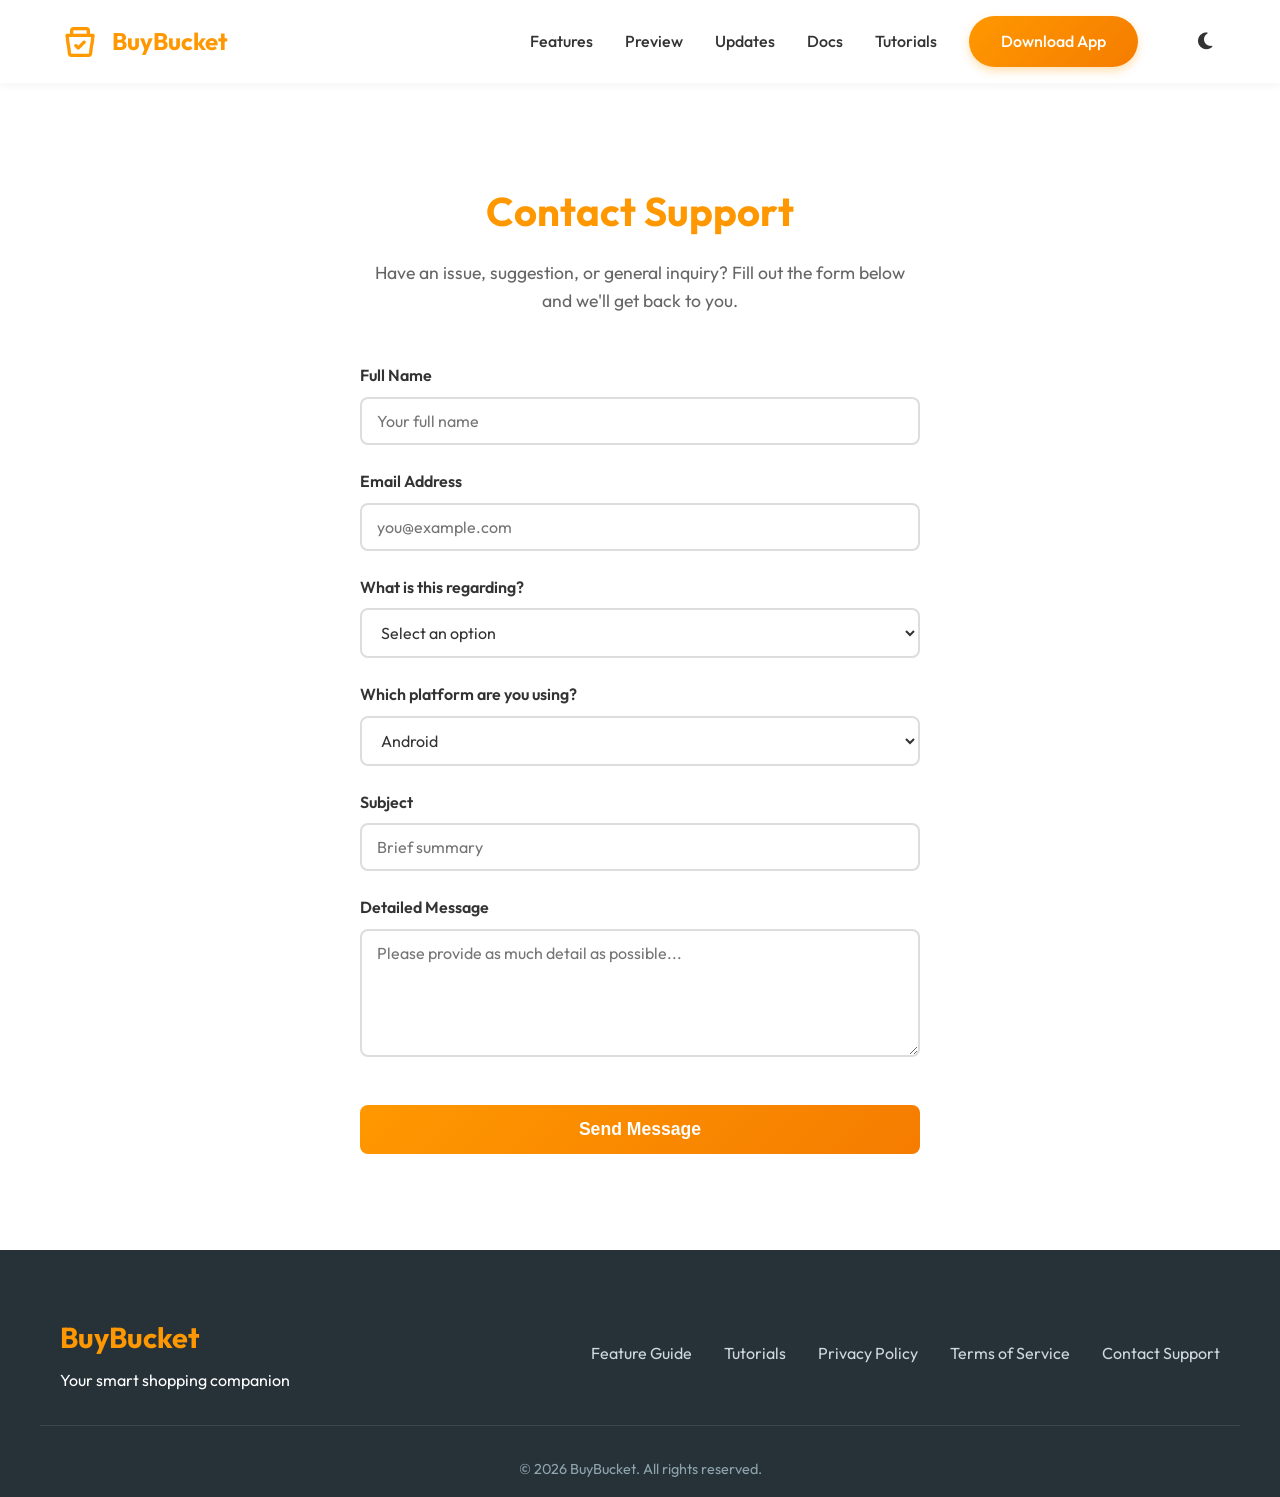
<file: contact-support.html>
<!DOCTYPE html>
<html lang="en" data-theme="light">

<head>
    <meta charset="UTF-8">
    <meta name="viewport" content="width=device-width, initial-scale=1.0">
    <title>Contact Support - Buy Bucket App</title>
    <!-- Google Fonts -->
    <link href="https://fonts.googleapis.com/css2?family=Outfit:wght@300;400;500;600;700;800&display=swap"
        rel="stylesheet">
    <!-- FontAwesome for Icons -->
    <link rel="stylesheet" href="https://cdnjs.cloudflare.com/ajax/libs/font-awesome/6.4.0/css/all.min.css">
    <!-- Custom CSS -->
    <link rel="stylesheet" href="style.css">
    <link rel="icon" type="image/png" href="assets/logo.png">
    <style>
        .contact-page {
            padding: 6rem 0;
            background-color: var(--white);
            color: var(--text-color);
            min-height: 80vh;
        }

        .contact-page .container {
            max-width: 600px;
            margin: 0 auto;
        }

        .contact-page h1 {
            font-size: 2.5rem;
            color: var(--primary-color);
            margin-bottom: 1rem;
            font-weight: 700;
            text-align: center;
        }

        .contact-page p.desc {
            text-align: center;
            color: var(--text-light);
            margin-bottom: 3rem;
            font-size: 1.1rem;
        }

        .form-group {
            margin-bottom: 1.5rem;
        }

        .form-group label {
            display: block;
            margin-bottom: 0.5rem;
            font-weight: 600;
            color: var(--text-color);
        }

        .form-control {
            width: 100%;
            padding: 12px 15px;
            border: 2px solid #ddd;
            border-radius: 8px;
            font-family: 'Outfit', sans-serif;
            font-size: 1rem;
            background-color: var(--card-bg);
            color: var(--text-color);
            transition: all 0.3s ease;
        }

        .form-control:focus {
            outline: none;
            border-color: var(--primary-color);
            box-shadow: 0 0 0 3px rgba(255, 152, 0, 0.1);
        }

        textarea.form-control {
            resize: vertical;
            min-height: 120px;
        }

        [data-theme="dark"] .form-control {
            border-color: #444;
            background-color: #1a1a1a;
        }

        [data-theme="dark"] .form-control:focus {
            border-color: var(--primary-color);
        }

        .submit-btn {
            width: 100%;
            padding: 14px;
            background: linear-gradient(135deg, var(--primary-color), var(--hover-color));
            color: white;
            border: none;
            border-radius: 8px;
            font-size: 1.1rem;
            font-weight: 700;
            cursor: pointer;
            transition: all 0.3s ease;
            margin-top: 1rem;
        }

        .submit-btn:hover {
            transform: translateY(-2px);
            box-shadow: 0 6px 15px rgba(255, 152, 0, 0.3);
        }

        .submit-btn:disabled {
            background: #ccc;
            cursor: not-allowed;
            transform: none;
            box-shadow: none;
        }

        .status-message {
            margin-top: 20px;
            padding: 15px;
            border-radius: 8px;
            text-align: center;
            font-weight: 600;
            display: none;
        }

        .status-message.success {
            display: block;
            background-color: #e8f5e9;
            color: #2e7d32;
            border: 1px solid #c8e6c9;
        }

        .status-message.error {
            display: block;
            background-color: #ffebee;
            color: #c62828;
            border: 1px solid #ffcdd2;
        }

        [data-theme="dark"] .status-message.success {
            background-color: rgba(46, 125, 50, 0.2);
            color: #81c784;
            border-color: rgba(129, 199, 132, 0.3);
        }

        [data-theme="dark"] .status-message.error {
            background-color: rgba(198, 40, 40, 0.2);
            color: #e57373;
            border-color: rgba(229, 115, 115, 0.3);
        }
    </style>
</head>

<body>
    <!-- Navbar -->
    <nav class="navbar">
        <div class="container nav-container">
            <a href="index.html" class="logo">
                <img src="assets/logo.png" alt="Buy Bucket App Logo" class="logo-img">
                <span>BuyBucket</span>
            </a>
            <div class="nav-links">
                <a href="index.html#features">Features</a>
                <a href="index.html#preview">Preview</a>
                <a href="index.html#changelog">Updates</a>
                <a href="documentation.html">Docs</a>
                <a href="tutorials.html">Tutorials</a>
                <a href="index.html#download" class="btn btn-primary">Download App</a>
                <button id="theme-toggle" class="theme-toggle" aria-label="Toggle Dark Mode">
                    <i class="fa-solid fa-moon"></i>
                </button>
            </div>
            <div class="menu-toggle">
                <i class="fa-solid fa-bars"></i>
            </div>
        </div>
    </nav>

    <!-- Contact Form Section -->
    <section class="contact-page">
        <div class="container">
            <h1>Contact Support</h1>
            <p class="desc">Have an issue, suggestion, or general inquiry? Fill out the form below and we'll get back to
                you.</p>

            <form name="support-form" id="support-form">
                <div class="form-group">
                    <label for="name">Full Name</label>
                    <input type="text" id="name" name="name" class="form-control" required placeholder="Your full name">
                </div>

                <div class="form-group">
                    <label for="email">Email Address</label>
                    <input type="email" id="email" name="email" class="form-control" required
                        placeholder="you@example.com">
                </div>

                <div class="form-group">
                    <label for="type">What is this regarding?</label>
                    <select id="type" name="type" class="form-control" required>
                        <option value="" disabled selected>Select an option</option>
                        <option value="App Issue">App Issue / Bug</option>
                        <option value="Feature Suggestion">Feature Suggestion</option>
                        <option value="General">General Inquiry</option>
                    </select>
                </div>

                <div class="form-group">
                    <label for="platform">Which platform are you using?</label>
                    <select id="platform" name="platform" class="form-control" required>
                        <option value="Android" selected>Android</option>
                        <option value="iOS" disabled>iOS (Not Available Yet)</option>
                    </select>
                </div>

                <div class="form-group">
                    <label for="subject">Subject</label>
                    <input type="text" id="subject" name="subject" class="form-control" required
                        placeholder="Brief summary">
                </div>

                <div class="form-group">
                    <label for="message">Detailed Message</label>
                    <textarea id="message" name="message" class="form-control" rows="5" required
                        placeholder="Please provide as much detail as possible..."></textarea>
                </div>

                <button type="submit" class="submit-btn" id="submitBtn">Send Message</button>

                <div id="statusMessage" class="status-message"></div>
            </form>
        </div>
    </section>

    <!-- Footer -->
    <footer>
        <div class="container footer-container">
            <div class="footer-brand">
                <h3>BuyBucket</h3>
                <p>Your smart shopping companion</p>
            </div>
            <div class="footer-links">
                <a href="documentation.html">Feature Guide</a>
                <a href="tutorials.html">Tutorials</a>
                <a href="privacy-policy.html">Privacy Policy</a>
                <a href="terms-of-service.html">Terms of Service</a>
                <a href="contact-support.html">Contact Support</a>
            </div>
            <div class="social-links">
                <a href="#"><i class="fa-brands fa-twitter"></i></a>
                <a href="#"><i class="fa-brands fa-instagram"></i></a>
                <a href="#"><i class="fa-brands fa-facebook"></i></a>
            </div>
        </div>
        <div class="copyright">
            <p>&copy; 2026 BuyBucket. All rights reserved.</p>
        </div>
    </footer>

    <script src="script.js"></script>
    <script>
        // Replace with your actual Google Web App URL
        const scriptURL = 'https://script.google.com/macros/s/AKfycbzukiI-IeehHIAkx5WjpP1R9zYdrhKfIeQ-kOPhWsXkdEmwc4y9lywqYYKkE-OhDl9s/exec';
        const form = document.forms['support-form'];
        const submitBtn = document.getElementById('submitBtn');
        const statusMessage = document.getElementById('statusMessage');

        form.addEventListener('submit', e => {
            e.preventDefault();

            // Update UI to show loading state
            const originalBtnText = submitBtn.innerText;
            submitBtn.innerText = 'Sending...';
            submitBtn.disabled = true;
            statusMessage.className = 'status-message'; // Reset classes

            fetch(scriptURL, { method: 'POST', body: new FormData(form) })
                .then(response => {
                    console.log('Success!', response);

                    // Show success message
                    statusMessage.innerText = 'Thank you! Your message has been sent successfully. We will get back to you soon.';
                    statusMessage.classList.add('success');

                    // Reset form and UI
                    form.reset();
                    submitBtn.innerText = originalBtnText;
                    submitBtn.disabled = false;

                    // Hide message after 8 seconds
                    setTimeout(() => {
                        statusMessage.classList.remove('success');
                    }, 8000);
                })
                .catch(error => {
                    console.error('Error!', error.message);

                    // Show error message
                    statusMessage.innerText = 'Oops! Something went wrong while sending your message. Please try again later.';
                    statusMessage.classList.add('error');

                    // Reset UI
                    submitBtn.innerText = originalBtnText;
                    submitBtn.disabled = false;
                });
        });
    </script>
</body>

</html>
</file>
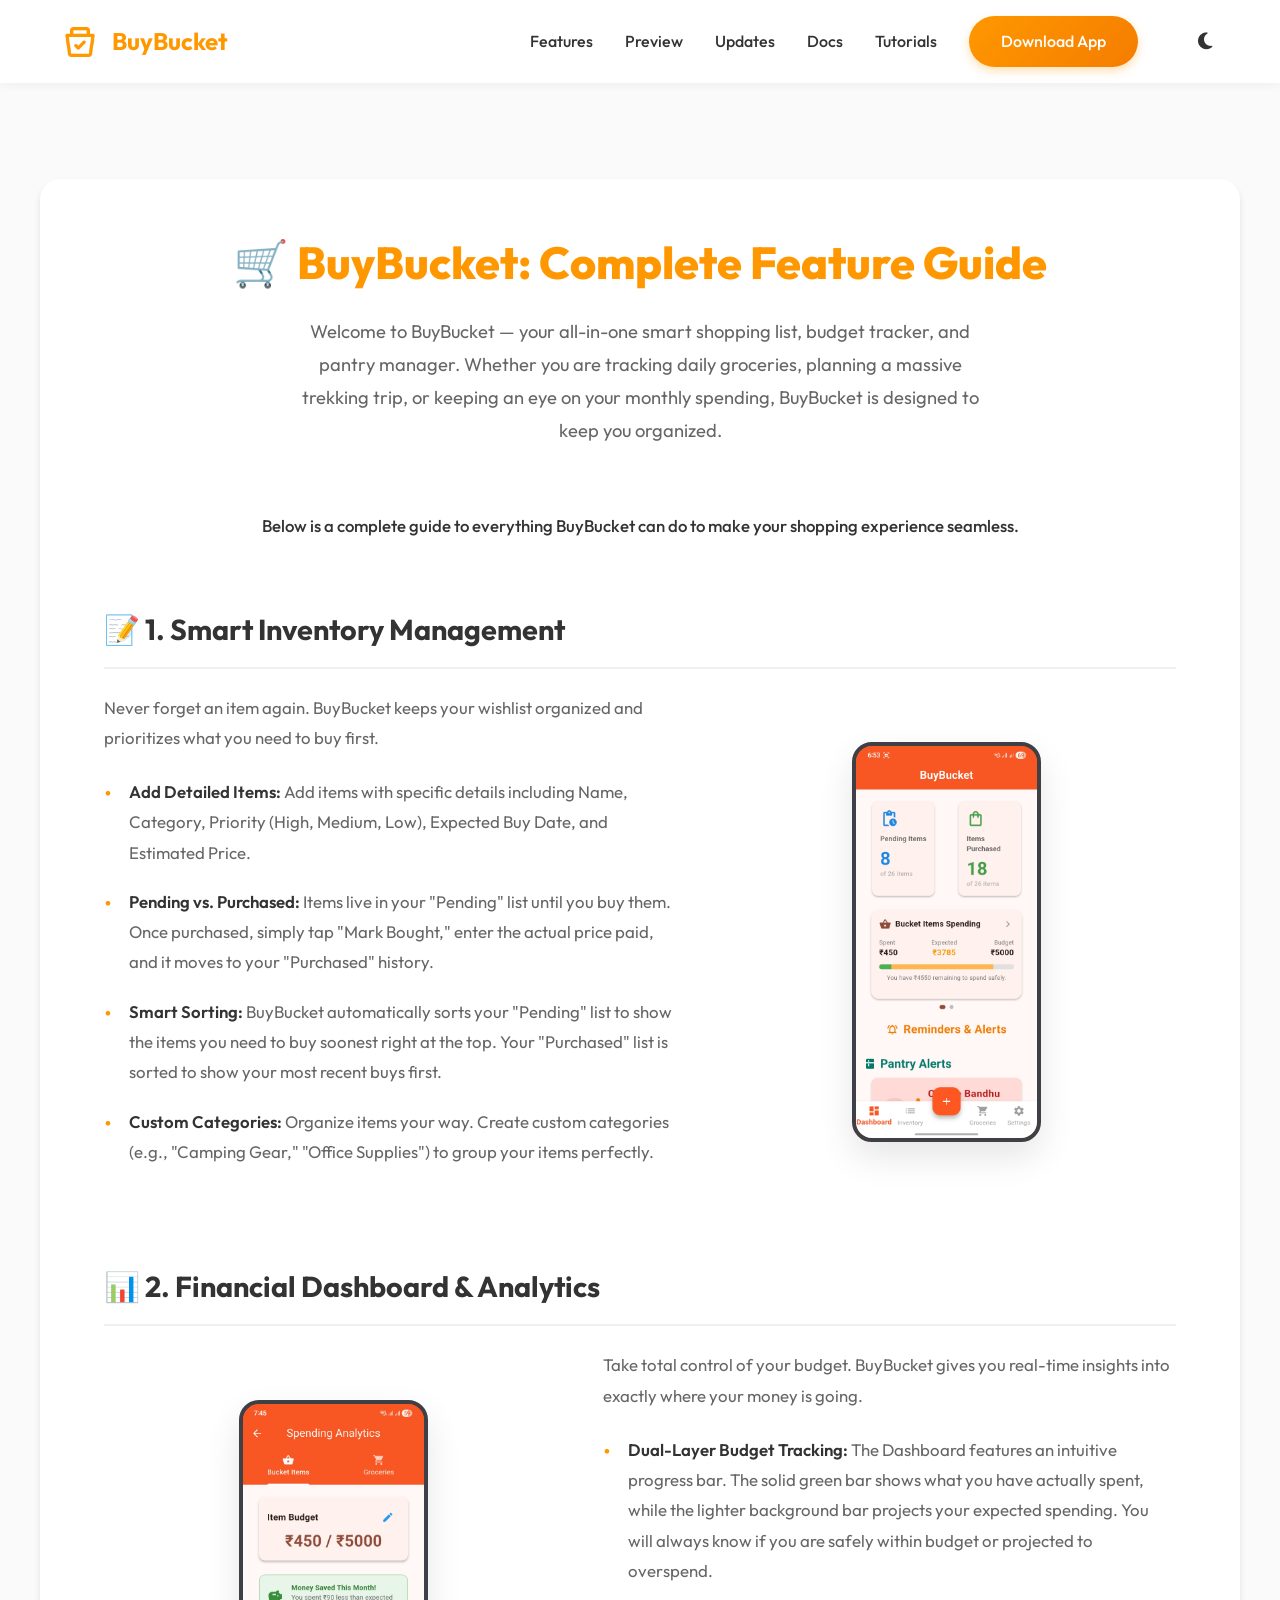
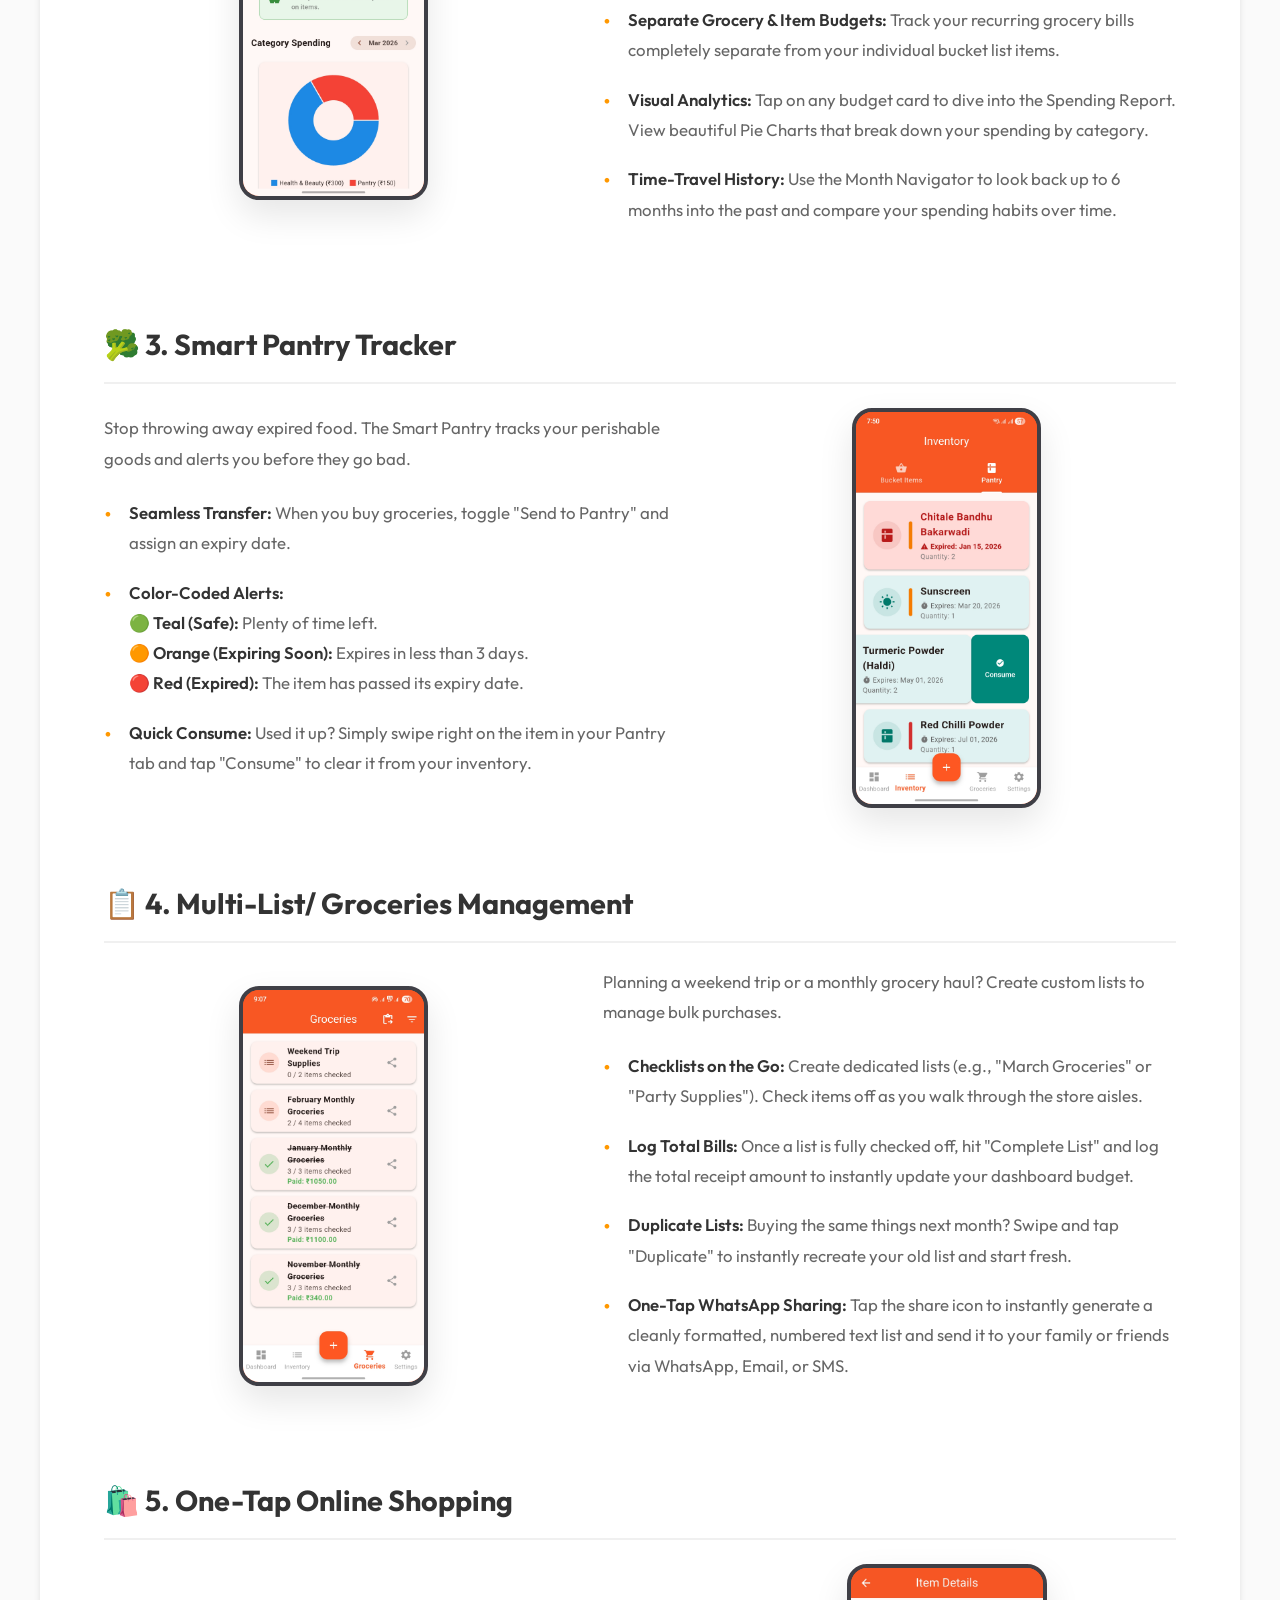
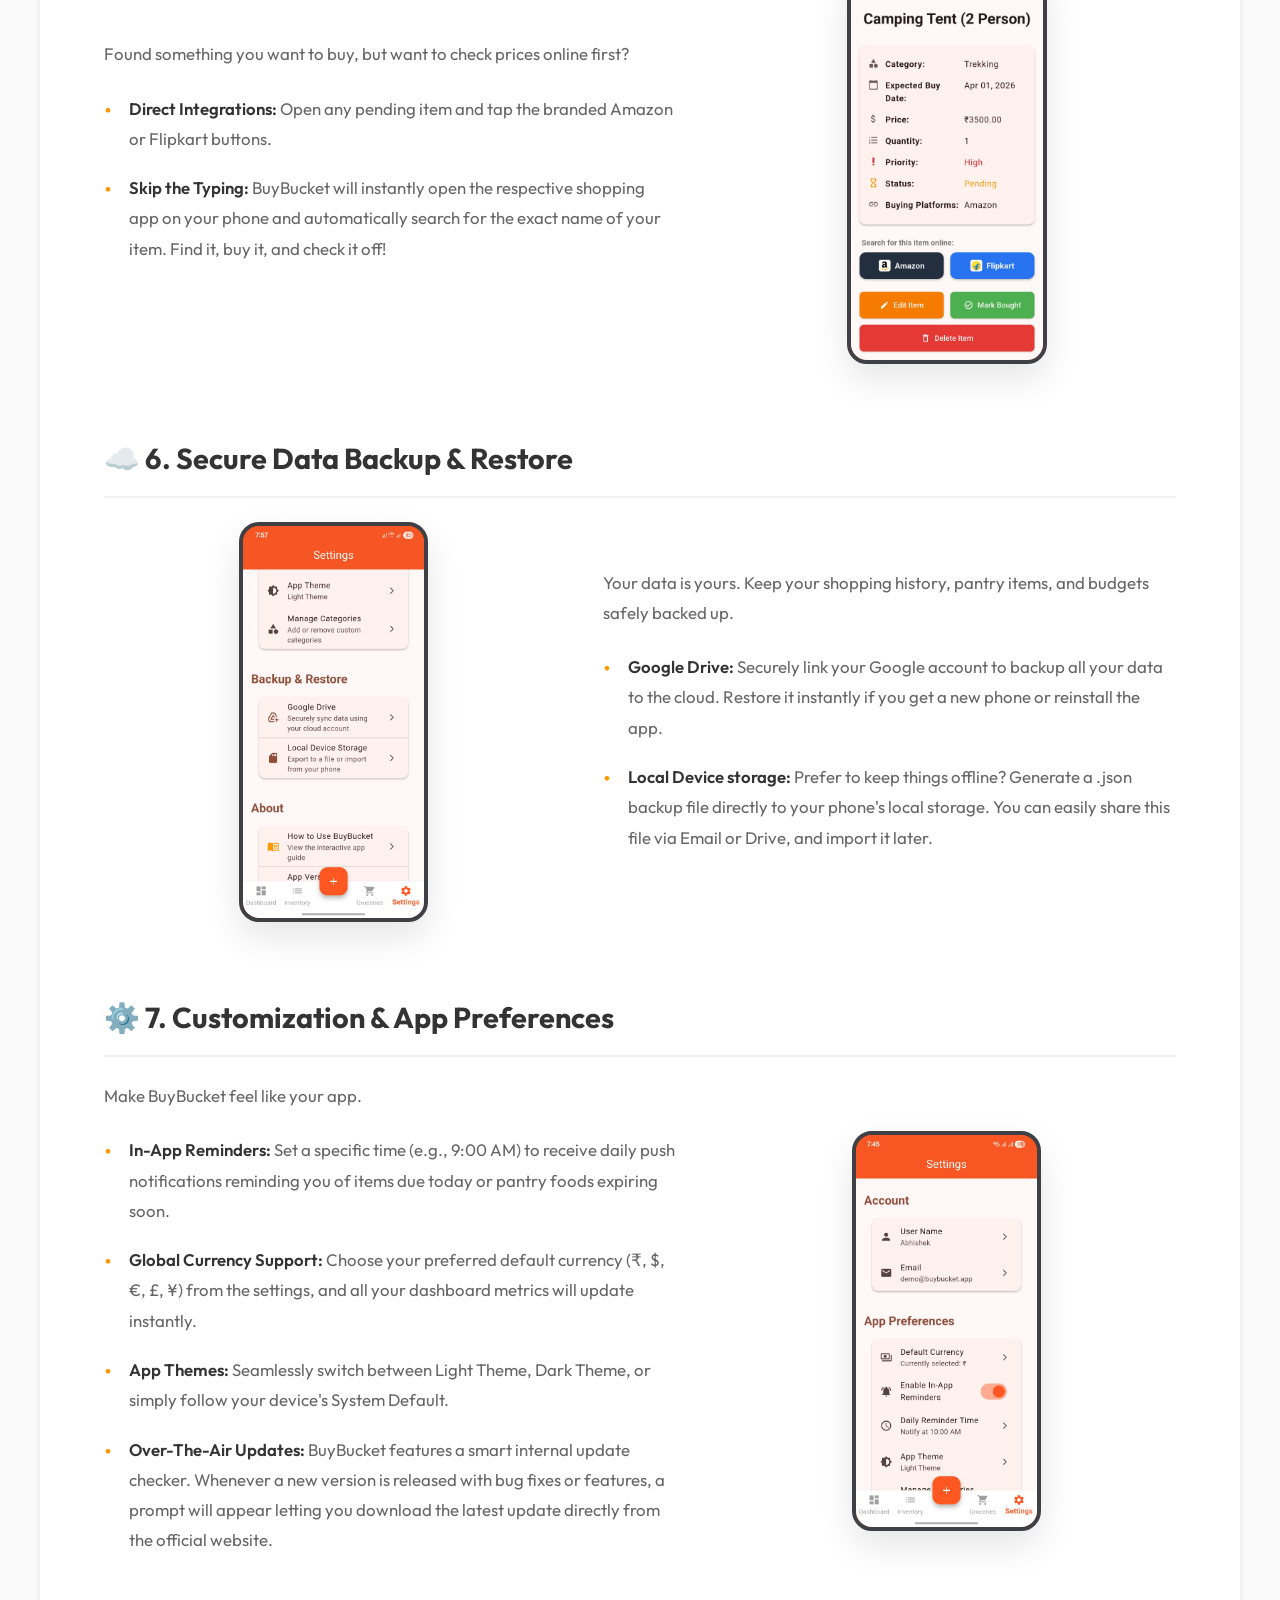
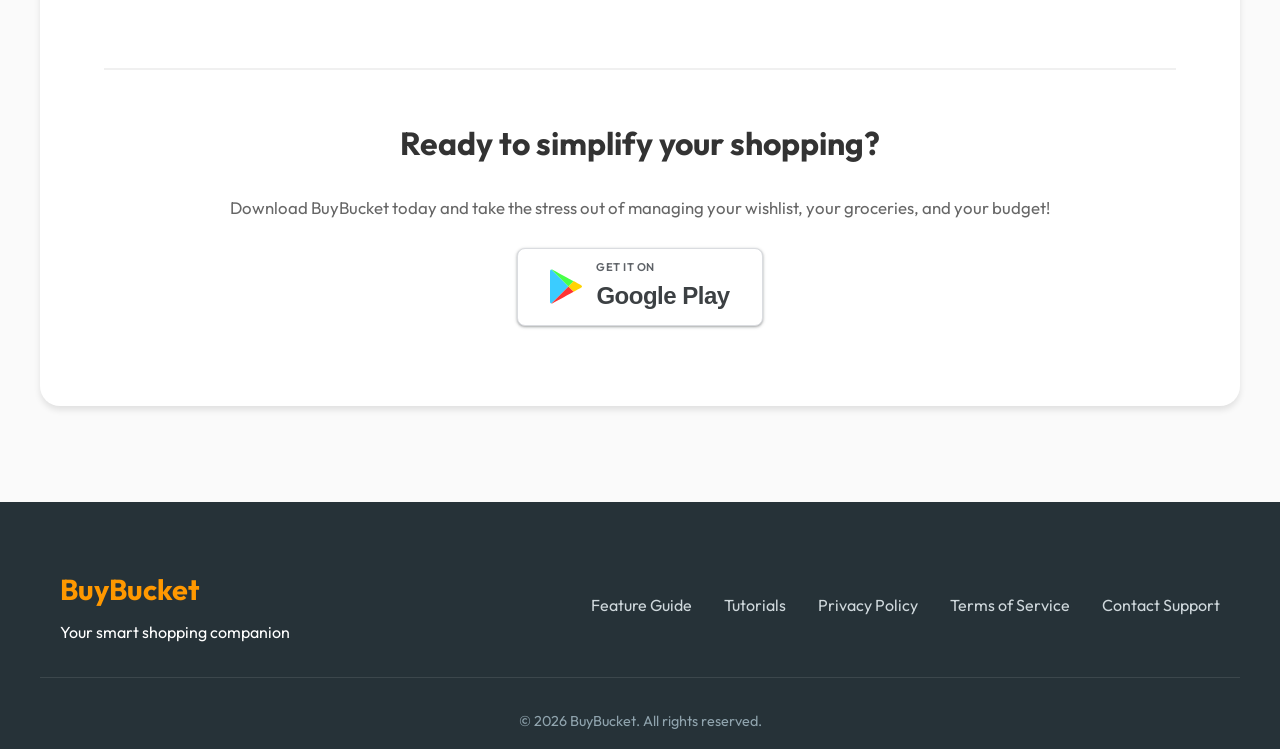
<file: documentation.html>
<!DOCTYPE html>
<html lang="en" data-theme="light">

<head>
    <meta charset="UTF-8">
    <meta name="viewport" content="width=device-width, initial-scale=1.0">
    <title>Documentation & Feature Guide - BuyBucket App</title>
    <!-- Google Fonts -->
    <link href="https://fonts.googleapis.com/css2?family=Outfit:wght@300;400;500;600;700;800&display=swap"
        rel="stylesheet">
    <!-- FontAwesome for Icons -->
    <link rel="stylesheet" href="https://cdnjs.cloudflare.com/ajax/libs/font-awesome/6.4.0/css/all.min.css">
    <!-- Custom CSS -->
    <link rel="stylesheet" href="style.css">
    <link rel="icon" type="image/png" href="assets/logo.png">
    <style>
        .documentation {
            padding: 6rem 0;
            background-color: var(--bg-color);
            color: var(--text-color);
        }

        .documentation .container {
            max-width: 1200px;
            margin: 0 auto;
            background-color: var(--card-bg);
            padding: 3rem 4rem;
            border-radius: 20px;
            box-shadow: var(--shadow);
        }

        .documentation h1 {
            font-size: 2.8rem;
            color: var(--primary-color);
            margin-bottom: 1rem;
            font-weight: 800;
            text-align: center;
        }

        .documentation .intro {
            font-size: 1.15rem;
            line-height: 1.8;
            color: var(--text-light);
            text-align: center;
            margin-bottom: 4rem;
            max-width: 700px;
            margin-left: auto;
            margin-right: auto;
        }

        .documentation h2 {
            font-size: 1.8rem;
            color: var(--text-color);
            margin-top: 4rem;
            margin-bottom: 1.5rem;
            font-weight: 700;
            display: flex;
            align-items: center;
            gap: 12px;
            border-bottom: 2px solid #f0f0f0;
            padding-bottom: 15px;
        }

        [data-theme="dark"] .documentation h2 {
            border-bottom-color: #333;
        }

        .documentation p {
            margin-bottom: 1.5rem;
            line-height: 1.8;
            font-size: 1.05rem;
            color: var(--text-light);
        }

        .documentation ul {
            padding-left: 0;
            list-style: none;
            margin-bottom: 2rem;
        }

        .documentation li {
            margin-bottom: 1.2rem;
            line-height: 1.8;
            font-size: 1.05rem;
            color: var(--text-light);
            position: relative;
            padding-left: 25px;
        }

        .documentation li::before {
            content: "•";
            position: absolute;
            left: 0;
            color: var(--primary-color);
            font-size: 1.5rem;
            top: -5px;
        }

        .documentation strong {
            color: var(--text-color);
            font-weight: 600;
        }

        .doc-screenshot-wrapper {
            margin: 2rem 0 3rem 0;
            text-align: center;
        }

        .doc-screenshot {
            max-width: 100%;
            border-radius: 20px;
            box-shadow: 0 15px 35px rgba(0, 0, 0, 0.1);
            border: 4px solid #3f3f46;
            /* Darker silver mobile frame */
            background-color: #f85723;
        }

        [data-theme="dark"] .doc-screenshot {
            border-color: #3f3f46;
            /* Dark mode mobile frame */
            box-shadow: 0 15px 35px rgba(0, 0, 0, 0.5);
            background-color: #121212;
        }

        [data-theme="light"] .doc-screenshot.dark-mode-img {
            display: none;
        }

        [data-theme="dark"] .doc-screenshot.light-mode-img {
            display: none;
        }

        .feature-row {
            display: flex;
            align-items: center;
            gap: 40px;
            margin-bottom: 2rem;
        }

        .feature-row.reverse {
            flex-direction: row-reverse;
        }

        .feature-text {
            flex: 1;
        }

        .feature-image {
            flex: 0.8;
            display: flex;
            justify-content: center;
        }

        .feature-image .doc-screenshot-wrapper {
            margin: 0;
        }

        .cta-container {
            text-align: center;
            margin-top: 5rem;
            padding-top: 3rem;
            border-top: 2px solid #f0f0f0;
        }

        [data-theme="dark"] .cta-container {
            border-top-color: #333;
        }

        .cta-container h3 {
            font-size: 2rem;
            margin-bottom: 1.5rem;
        }

        @media (max-width: 768px) {

            .feature-row,
            .feature-row.reverse {
                flex-direction: column;
                gap: 20px;
            }

            .documentation .container {
                padding: 2rem 1.5rem;
            }

            .documentation h1 {
                font-size: 2.2rem;
            }
        }
    </style>
</head>

<body>
    <!-- Navbar -->
    <nav class="navbar">
        <div class="container nav-container">
            <a href="index.html" class="logo">
                <img src="assets/logo.png" alt="Buy Bucket App Logo" class="logo-img">
                <span>BuyBucket</span>
            </a>
            <div class="nav-links">
                <a href="index.html#features">Features</a>
                <a href="index.html#preview">Preview</a>
                <a href="index.html#changelog">Updates</a>
                <a href="documentation.html">Docs</a>
                <a href="tutorials.html">Tutorials</a>
                <a href="index.html#download" class="btn btn-primary">Download App</a>
                <button id="theme-toggle" class="theme-toggle" aria-label="Toggle Dark Mode">
                    <i class="fa-solid fa-moon"></i>
                </button>
            </div>
            <div class="menu-toggle">
                <i class="fa-solid fa-bars"></i>
            </div>
        </div>
    </nav>

    <!-- Documentation Content -->
    <section class="documentation">
        <div class="container">
            <h1>🛒 BuyBucket: Complete Feature Guide</h1>
            <p class="intro">Welcome to BuyBucket — your all-in-one smart shopping list, budget tracker, and pantry
                manager. Whether you are tracking daily groceries, planning a massive trekking trip, or keeping an eye
                on your monthly spending, BuyBucket is designed to keep you organized.</p>

            <p style="text-align: center; color: var(--text-color); font-weight: 500;">Below is a complete guide to
                everything BuyBucket can do to make your shopping experience seamless.</p>

            <h2>📝 1. Smart Inventory Management</h2>
            <div class="feature-row">
                <div class="feature-text">
                    <p>Never forget an item again. BuyBucket keeps your wishlist organized and prioritizes what you need
                        to buy
                        first.</p>
                    <ul>
                        <li><strong>Add Detailed Items:</strong> Add items with specific details including Name,
                            Category,
                            Priority (High, Medium, Low), Expected Buy Date, and Estimated Price.</li>
                        <li><strong>Pending vs. Purchased:</strong> Items live in your "Pending" list until you buy
                            them. Once
                            purchased, simply tap "Mark Bought," enter the actual price paid, and it moves to your
                            "Purchased"
                            history.</li>
                        <li><strong>Smart Sorting:</strong> BuyBucket automatically sorts your "Pending" list to show
                            the items
                            you need to buy soonest right at the top. Your "Purchased" list is sorted to show your most
                            recent
                            buys first.</li>
                        <li><strong>Custom Categories:</strong> Organize items your way. Create custom categories (e.g.,
                            "Camping Gear," "Office Supplies") to group your items perfectly.</li>
                    </ul>
                </div>
                <div class="feature-image">
                    <div class="doc-screenshot-wrapper">
                        <!-- Replace src with an actual wide screenshot or mock up image -->
                        <img src="assets/screenshots/light/screen_1.jpg"
                            alt="Smart Inventory Management Screenshot (Light)" class="doc-screenshot light-mode-img"
                            style="max-height: 400px; object-fit: contain;">
                        <img src="assets/screenshots/dark/screen_1.jpg"
                            alt="Smart Inventory Management Screenshot (Dark)" class="doc-screenshot dark-mode-img"
                            style="max-height: 400px; object-fit: contain;">
                    </div>
                </div>
            </div>

            <h2>📊 2. Financial Dashboard & Analytics</h2>
            <div class="feature-row reverse">
                <div class="feature-text">
                    <p>Take total control of your budget. BuyBucket gives you real-time insights into exactly where your
                        money
                        is going.</p>
                    <ul>
                        <li><strong>Dual-Layer Budget Tracking:</strong> The Dashboard features an intuitive progress
                            bar. The
                            solid green bar shows what you have actually spent, while the lighter background bar
                            projects your
                            expected spending. You will always know if you are safely within budget or projected to
                            overspend.
                        </li>
                        <li><strong>Separate Grocery & Item Budgets:</strong> Track your recurring grocery bills
                            completely
                            separate from your individual bucket list items.</li>
                        <li><strong>Visual Analytics:</strong> Tap on any budget card to dive into the Spending Report.
                            View
                            beautiful Pie Charts that break down your spending by category.</li>
                        <li><strong>Time-Travel History:</strong> Use the Month Navigator to look back up to 6 months
                            into the
                            past and compare your spending habits over time.</li>
                    </ul>
                </div>
                <div class="feature-image">
                    <div class="doc-screenshot-wrapper">
                        <img src="assets/screenshots/light/screen_7.jpg" alt="Financial Dashboard Screenshot (Light)"
                            class="doc-screenshot light-mode-img" style="max-height: 400px; object-fit: contain;">
                        <img src="assets/screenshots/dark/screen_7.jpg" alt="Financial Dashboard Screenshot (Dark)"
                            class="doc-screenshot dark-mode-img" style="max-height: 400px; object-fit: contain;">
                    </div>
                </div>
            </div>

            <h2>🥦 3. Smart Pantry Tracker</h2>
            <div class="feature-row">
                <div class="feature-text">
                    <p>Stop throwing away expired food. The Smart Pantry tracks your perishable goods and alerts you
                        before they
                        go bad.</p>
                    <ul>
                        <li><strong>Seamless Transfer:</strong> When you buy groceries, toggle "Send to Pantry" and
                            assign an
                            expiry date.</li>
                        <li><strong>Color-Coded Alerts:</strong><br>
                            <strong>🟢 Teal (Safe):</strong> Plenty of time left.<br>
                            <strong>🟠 Orange (Expiring Soon):</strong> Expires in less than 3 days.<br>
                            <strong>🔴 Red (Expired):</strong> The item has passed its expiry date.
                        </li>
                        <li><strong>Quick Consume:</strong> Used it up? Simply swipe right on the item in your Pantry
                            tab and
                            tap "Consume" to clear it from your inventory.</li>
                    </ul>
                </div>
                <div class="feature-image">
                    <div class="doc-screenshot-wrapper">
                        <img src="assets/screenshots/light/screen_12.jpg" alt="Smart Pantry Tracker Screenshot (Light)"
                            class="doc-screenshot light-mode-img" style="max-height: 400px; object-fit: contain;">
                        <img src="assets/screenshots/dark/screen_12.jpg" alt="Smart Pantry Tracker Screenshot (Dark)"
                            class="doc-screenshot dark-mode-img" style="max-height: 400px; object-fit: contain;">
                    </div>
                </div>
            </div>

            <h2>📋 4. Multi-List/ Groceries Management</h2>
            <div class="feature-row reverse">
                <div class="feature-text">
                    <p>Planning a weekend trip or a monthly grocery haul? Create custom lists to manage bulk purchases.
                    </p>
                    <ul>
                        <li><strong>Checklists on the Go:</strong> Create dedicated lists (e.g., "March Groceries" or
                            "Party
                            Supplies"). Check items off as you walk through the store aisles.</li>
                        <li><strong>Log Total Bills:</strong> Once a list is fully checked off, hit "Complete List" and
                            log the
                            total receipt amount to instantly update your dashboard budget.</li>
                        <li><strong>Duplicate Lists:</strong> Buying the same things next month? Swipe and tap
                            "Duplicate" to
                            instantly recreate your old list and start fresh.</li>
                        <li><strong>One-Tap WhatsApp Sharing:</strong> Tap the share icon to instantly generate a
                            cleanly
                            formatted, numbered text list and send it to your family or friends via WhatsApp, Email, or
                            SMS.
                        </li>
                    </ul>
                </div>
                <div class="feature-image">
                    <div class="doc-screenshot-wrapper">
                        <img src="assets/screenshots/light/screen_9.jpg" alt="Multi-List Management Screenshot (Light)"
                            class="doc-screenshot light-mode-img" style="max-height: 400px; object-fit: contain;">
                        <img src="assets/screenshots/dark/screen_9.jpg" alt="Multi-List Management Screenshot (Dark)"
                            class="doc-screenshot dark-mode-img" style="max-height: 400px; object-fit: contain;">
                    </div>
                </div>
            </div>

            <h2>🛍️ 5. One-Tap Online Shopping</h2>
            <div class="feature-row">
                <div class="feature-text">
                    <p>Found something you want to buy, but want to check prices online first?</p>
                    <ul>
                        <li><strong>Direct Integrations:</strong> Open any pending item and tap the branded Amazon or
                            Flipkart
                            buttons.</li>
                        <li><strong>Skip the Typing:</strong> BuyBucket will instantly open the respective shopping app
                            on your
                            phone and automatically search for the exact name of your item. Find it, buy it, and check
                            it off!
                        </li>
                    </ul>
                </div>
                <div class="feature-image">
                    <div class="doc-screenshot-wrapper">
                        <img src="assets/docs-shopping-light.jpg" alt="One-Tap Online Shopping Screenshot (Light)"
                            class="doc-screenshot light-mode-img" style="max-height: 400px; object-fit: contain;">
                        <img src="assets/docs-shopping-dark.jpg" alt="One-Tap Online Shopping Screenshot (Dark)"
                            class="doc-screenshot dark-mode-img" style="max-height: 400px; object-fit: contain;">
                    </div>
                </div>
            </div>

            <h2>☁️ 6. Secure Data Backup & Restore</h2>
            <div class="feature-row reverse">
                <div class="feature-text">
                    <p>Your data is yours. Keep your shopping history, pantry items, and budgets safely backed up.</p>
                    <ul>
                        <li><strong>Google Drive:</strong> Securely link your Google account to backup all your
                            data to the
                            cloud. Restore it instantly if you get a new phone or reinstall the app.</li>
                        <li><strong>Local Device storage:</strong> Prefer to keep things offline? Generate a .json
                            backup
                            file
                            directly to your phone's local storage. You can easily share this file via Email or Drive,
                            and
                            import it later.</li>
                    </ul>
                </div>
                <div class="feature-image">
                    <div class="doc-screenshot-wrapper">
                        <img src="assets/backup_light.jpg" alt="Secure Data Backup Screenshot (Light)"
                            class="doc-screenshot light-mode-img" style="max-height: 400px; object-fit: contain;">
                        <img src="assets/backup_dark.jpg" alt="Secure Data Backup Screenshot (Dark)"
                            class="doc-screenshot dark-mode-img" style="max-height: 400px; object-fit: contain;">
                    </div>
                </div>
            </div>

            <h2>⚙️ 7. Customization & App Preferences</h2>
            <div class="feature-row">
                <div class="feature-text">
                    <p>Make BuyBucket feel like your app.</p>
                    <ul>
                        <li><strong>In-App Reminders:</strong> Set a specific time (e.g., 9:00 AM) to receive daily push
                            notifications reminding you of items due today or pantry foods expiring soon.</li>
                        <li><strong>Global Currency Support:</strong> Choose your preferred default currency (₹, $, €,
                            £, ¥)
                            from the settings, and all your dashboard metrics will update instantly.</li>
                        <li><strong>App Themes:</strong> Seamlessly switch between Light Theme, Dark Theme, or simply
                            follow
                            your device's System Default.</li>
                        <li><strong>Over-The-Air Updates:</strong> BuyBucket features a smart internal update checker.
                            Whenever
                            a new version is released with bug fixes or features, a prompt will appear letting you
                            download the
                            latest update directly from the official website.</li>
                    </ul>
                </div>
                <div class="feature-image">
                    <div class="doc-screenshot-wrapper">
                        <img src="assets/screenshots/light/screen_6.jpg"
                            alt="Customization & Settings Screenshot (Light)" class="doc-screenshot light-mode-img"
                            style="max-height: 400px; object-fit: contain;">
                        <img src="assets/screenshots/dark/screen_6.jpg" alt="Customization & Settings Screenshot (Dark)"
                            class="doc-screenshot dark-mode-img" style="max-height: 400px; object-fit: contain;">
                    </div>
                </div>
            </div>

            <div class="cta-container">
                <h3>Ready to simplify your shopping?</h3>
                <p>Download BuyBucket today and take the stress out of managing your wishlist, your groceries, and your
                    budget!</p>
                <div class="download-buttons" style="justify-content: center; margin-top: 25px;">
                    <a href="https://play.google.com/store/apps/details?id=com.abhishek.buybucketapp" target="_blank"
                        rel="noopener noreferrer" class="store-btn google-badge">
                        <img src="assets/google-play-logo.svg" alt="Google Play Logo" class="google-logo">
                        <div class="btn-text">
                            <small>GET IT ON</small>
                            <span>Google Play</span>
                        </div>
                    </a>
                </div>
            </div>
        </div>
    </section>

    <!-- Footer -->
    <footer>
        <div class="container footer-container">
            <div class="footer-brand">
                <h3>BuyBucket</h3>
                <p>Your smart shopping companion</p>
            </div>
            <div class="footer-links">
                <a href="documentation.html">Feature Guide</a>
                <a href="tutorials.html">Tutorials</a>
                <a href="privacy-policy.html">Privacy Policy</a>
                <a href="terms-of-service.html">Terms of Service</a>
                <a href="contact-support.html">Contact Support</a>
            </div>
            <div class="social-links">
                <a href="#"><i class="fa-brands fa-twitter"></i></a>
                <a href="#"><i class="fa-brands fa-instagram"></i></a>
                <a href="#"><i class="fa-brands fa-facebook"></i></a>
            </div>
        </div>
        <div class="copyright">
            <p>&copy; 2026 BuyBucket. All rights reserved.</p>
        </div>
    </footer>

    <script src="script.js"></script>
</body>

</html>
</file>
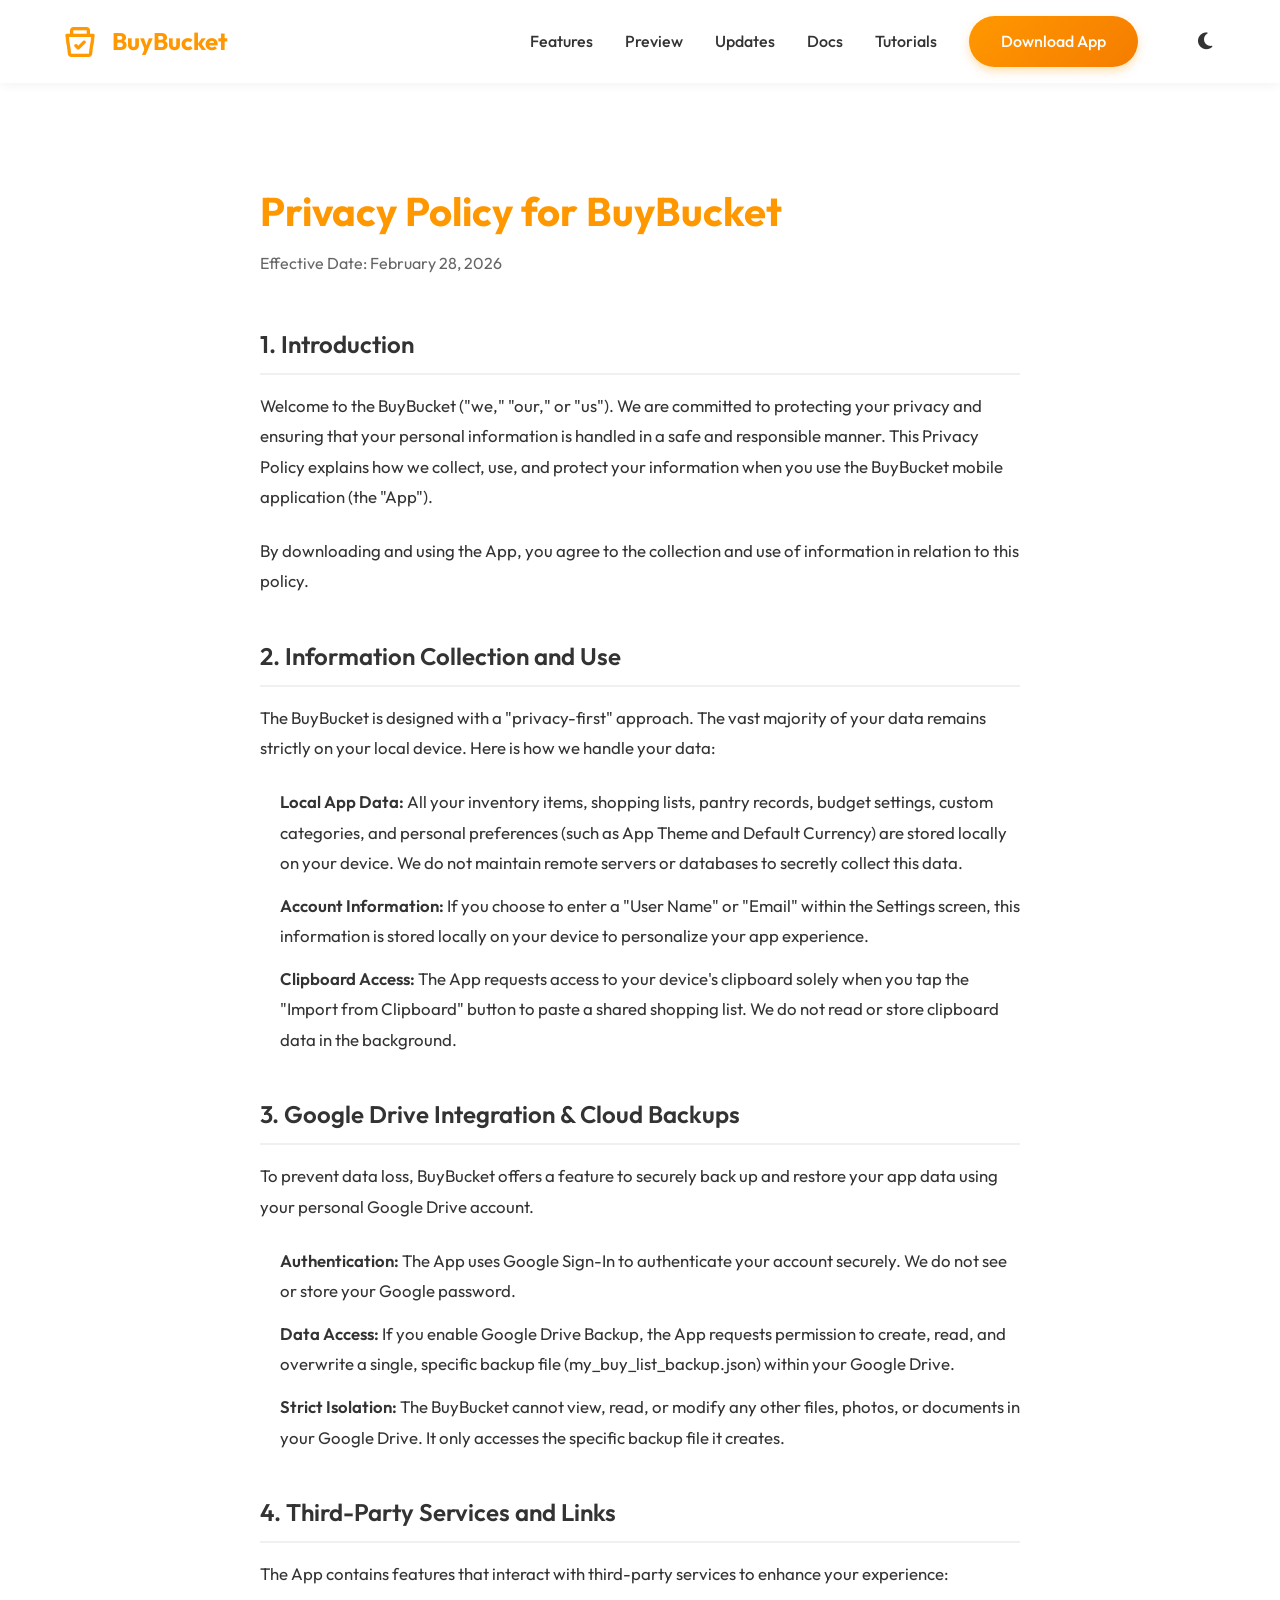
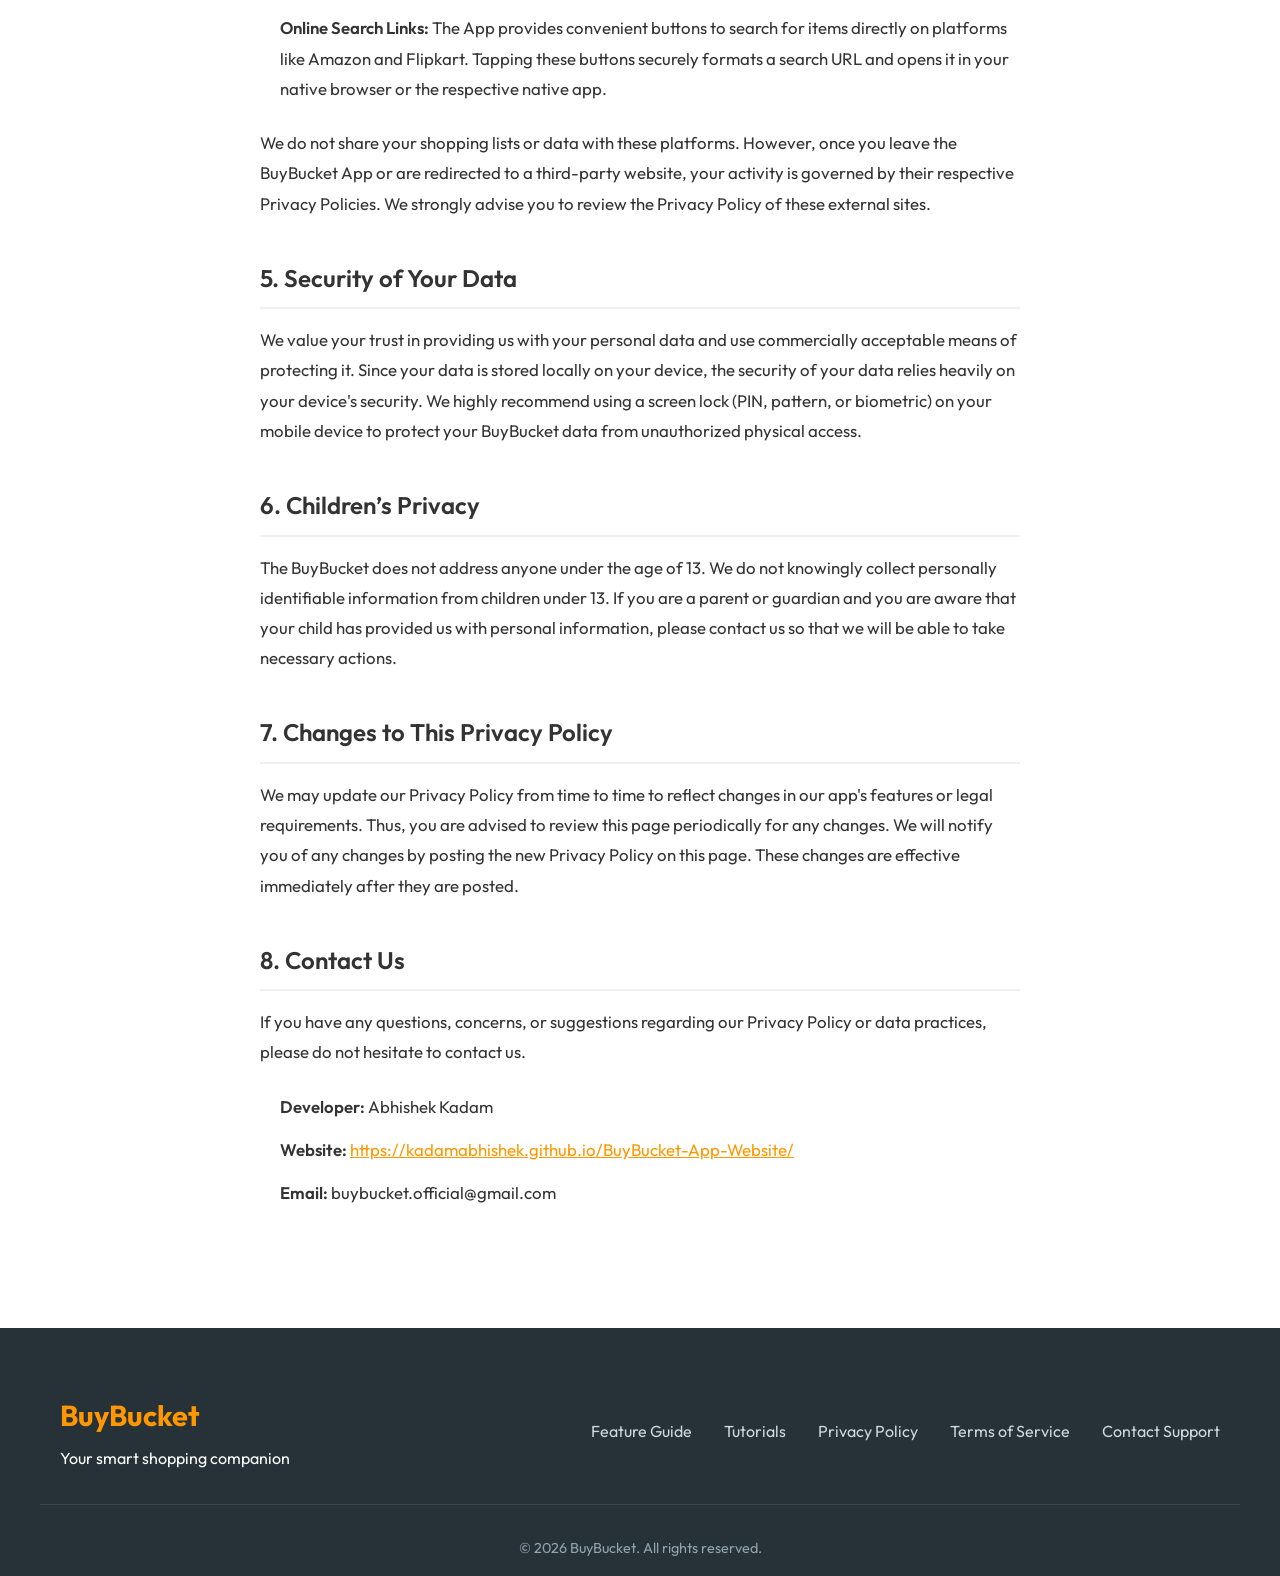
<file: privacy-policy.html>
<!DOCTYPE html>
<html lang="en" data-theme="light">

<head>
    <meta charset="UTF-8">
    <meta name="viewport" content="width=device-width, initial-scale=1.0">
    <title>Privacy Policy - Buy Bucket App</title>
    <!-- Google Fonts -->
    <link href="https://fonts.googleapis.com/css2?family=Outfit:wght@300;400;500;600;700;800&display=swap"
        rel="stylesheet">
    <!-- FontAwesome for Icons -->
    <link rel="stylesheet" href="https://cdnjs.cloudflare.com/ajax/libs/font-awesome/6.4.0/css/all.min.css">
    <!-- Custom CSS -->
    <link rel="stylesheet" href="style.css">
    <link rel="icon" type="image/png" href="assets/logo.png">
    <style>
        .privacy-policy {
            padding: 6rem 0;
            background-color: var(--white);
            color: var(--text-color);
        }

        .privacy-policy .container {
            max-width: 800px;
            margin: 0 auto;
        }

        .privacy-policy h1 {
            font-size: 2.5rem;
            color: var(--primary-color);
            margin-bottom: 0.5rem;
            font-weight: 700;
        }

        .privacy-policy .effective-date {
            color: var(--text-light);
            font-size: 1rem;
            margin-bottom: 3rem;
            display: block;
        }

        .privacy-policy h2 {
            font-size: 1.5rem;
            color: var(--text-color);
            margin-top: 2.5rem;
            margin-bottom: 1rem;
            font-weight: 600;
            border-bottom: 2px solid #f0f0f0;
            padding-bottom: 10px;
        }

        [data-theme="dark"] .privacy-policy h2 {
            border-bottom-color: #333;
        }

        .privacy-policy p,
        .privacy-policy ul {
            margin-bottom: 1.5rem;
            line-height: 1.8;
            font-size: 1.05rem;
        }

        .privacy-policy ul {
            padding-left: 20px;
        }

        .privacy-policy li {
            margin-bottom: 0.8rem;
        }

        .privacy-policy strong {
            color: var(--text-color);
            font-weight: 600;
        }

        .privacy-policy a {
            color: var(--primary-color);
            text-decoration: underline;
        }
    </style>
</head>

<body>
    <!-- Navbar -->
    <nav class="navbar">
        <div class="container nav-container">
            <a href="index.html" class="logo">
                <img src="assets/logo.png" alt="Buy Bucket App Logo" class="logo-img">
                <span>BuyBucket</span>
            </a>
            <div class="nav-links">
                <a href="index.html#features">Features</a>
                <a href="index.html#preview">Preview</a>
                <a href="index.html#changelog">Updates</a>
                <a href="documentation.html">Docs</a>
                <a href="tutorials.html">Tutorials</a>
                <a href="index.html#download" class="btn btn-primary">Download App</a>
                <button id="theme-toggle" class="theme-toggle" aria-label="Toggle Dark Mode">
                    <i class="fa-solid fa-moon"></i>
                </button>
            </div>
            <div class="menu-toggle">
                <i class="fa-solid fa-bars"></i>
            </div>
        </div>
    </nav>

    <!-- Privacy Policy Content -->
    <section class="privacy-policy">
        <div class="container">
            <h1>Privacy Policy for BuyBucket</h1>
            <span class="effective-date">Effective Date: February 28, 2026</span>

            <h2>1. Introduction</h2>
            <p>Welcome to the BuyBucket ("we," "our," or "us"). We are committed to protecting your privacy and
                ensuring that your personal information is handled in a safe and responsible manner. This Privacy Policy
                explains how we collect, use, and protect your information when you use the BuyBucket mobile
                application (the "App").</p>
            <p>By downloading and using the App, you agree to the collection and use of information in relation to this
                policy.</p>

            <h2>2. Information Collection and Use</h2>
            <p>The BuyBucket is designed with a "privacy-first" approach. The vast majority of your data remains
                strictly on your local device. Here is how we handle your data:</p>
            <ul>
                <li><strong>Local App Data:</strong> All your inventory items, shopping lists, pantry records, budget
                    settings, custom categories, and personal preferences (such as App Theme and Default Currency) are
                    stored locally on your device. We do not maintain remote servers or databases to secretly collect
                    this data.</li>
                <li><strong>Account Information:</strong> If you choose to enter a "User Name" or "Email" within the
                    Settings screen, this information is stored locally on your device to personalize your app
                    experience.</li>
                <li><strong>Clipboard Access:</strong> The App requests access to your device's clipboard solely when
                    you tap the "Import from Clipboard" button to paste a shared shopping list. We do not read or store
                    clipboard data in the background.</li>
            </ul>

            <h2>3. Google Drive Integration & Cloud Backups</h2>
            <p>To prevent data loss, BuyBucket offers a feature to securely back up and restore your app data using
                your personal Google Drive account.</p>
            <ul>
                <li><strong>Authentication:</strong> The App uses Google Sign-In to authenticate your account securely.
                    We do not see or store your Google password.</li>
                <li><strong>Data Access:</strong> If you enable Google Drive Backup, the App requests permission to
                    create, read, and overwrite a single, specific backup file (my_buy_list_backup.json) within your
                    Google Drive.</li>
                <li><strong>Strict Isolation:</strong> The BuyBucket cannot view, read, or modify any other files,
                    photos, or documents in your Google Drive. It only accesses the specific backup file it creates.
                </li>
            </ul>

            <h2>4. Third-Party Services and Links</h2>
            <p>The App contains features that interact with third-party services to enhance your experience:</p>
            <ul>
                <li><strong>Online Search Links:</strong> The App provides convenient buttons to search for items
                    directly on platforms like Amazon and Flipkart. Tapping these buttons securely formats a search URL
                    and opens it in your native browser or the respective native app.</li>
            </ul>
            <p>We do not share your shopping lists or data with these platforms. However, once you leave the BuyBucket
                App or are redirected to a third-party website, your activity is governed by their respective Privacy
                Policies. We strongly advise you to review the Privacy Policy of these external sites.</p>

            <h2>5. Security of Your Data</h2>
            <p>We value your trust in providing us with your personal data and use commercially acceptable means of
                protecting it. Since your data is stored locally on your device, the security of your data relies
                heavily on your device's security. We highly recommend using a screen lock (PIN, pattern, or biometric)
                on your mobile device to protect your BuyBucket data from unauthorized physical access.</p>

            <h2>6. Children’s Privacy</h2>
            <p>The BuyBucket does not address anyone under the age of 13. We do not knowingly collect personally
                identifiable information from children under 13. If you are a parent or guardian and you are aware that
                your child has provided us with personal information, please contact us so that we will be able to take
                necessary actions.</p>

            <h2>7. Changes to This Privacy Policy</h2>
            <p>We may update our Privacy Policy from time to time to reflect changes in our app's features or legal
                requirements. Thus, you are advised to review this page periodically for any changes. We will notify you
                of any changes by posting the new Privacy Policy on this page. These changes are effective immediately
                after they are posted.</p>

            <h2>8. Contact Us</h2>
            <p>If you have any questions, concerns, or suggestions regarding our Privacy Policy or data practices,
                please do not hesitate to contact us.</p>
            <ul>
                <li><strong>Developer:</strong> Abhishek Kadam</li>
                <li><strong>Website:</strong> <a href="https://kadamabhishek.github.io/BuyBucket-App-Website/"
                        target="_blank"
                        rel="noopener noreferrer">https://kadamabhishek.github.io/BuyBucket-App-Website/</a></li>
                <li><strong>Email:</strong> buybucket.official@gmail.com</li>
            </ul>
        </div>
    </section>

    <!-- Footer -->
    <footer>
        <div class="container footer-container">
            <div class="footer-brand">
                <h3>BuyBucket</h3>
                <p>Your smart shopping companion</p>
            </div>
            <div class="footer-links">
                <a href="documentation.html">Feature Guide</a>
                <a href="tutorials.html">Tutorials</a>
                <a href="privacy-policy.html">Privacy Policy</a>
                <a href="terms-of-service.html">Terms of Service</a>
                <a href="contact-support.html">Contact Support</a>
            </div>
            <div class="social-links">
                <a href="#"><i class="fa-brands fa-twitter"></i></a>
                <a href="#"><i class="fa-brands fa-instagram"></i></a>
                <a href="#"><i class="fa-brands fa-facebook"></i></a>
            </div>
        </div>
        <div class="copyright">
            <p>&copy; 2026 BuyBucket. All rights reserved.</p>
        </div>
    </footer>

    <script src="script.js"></script>
</body>

</html>
</file>
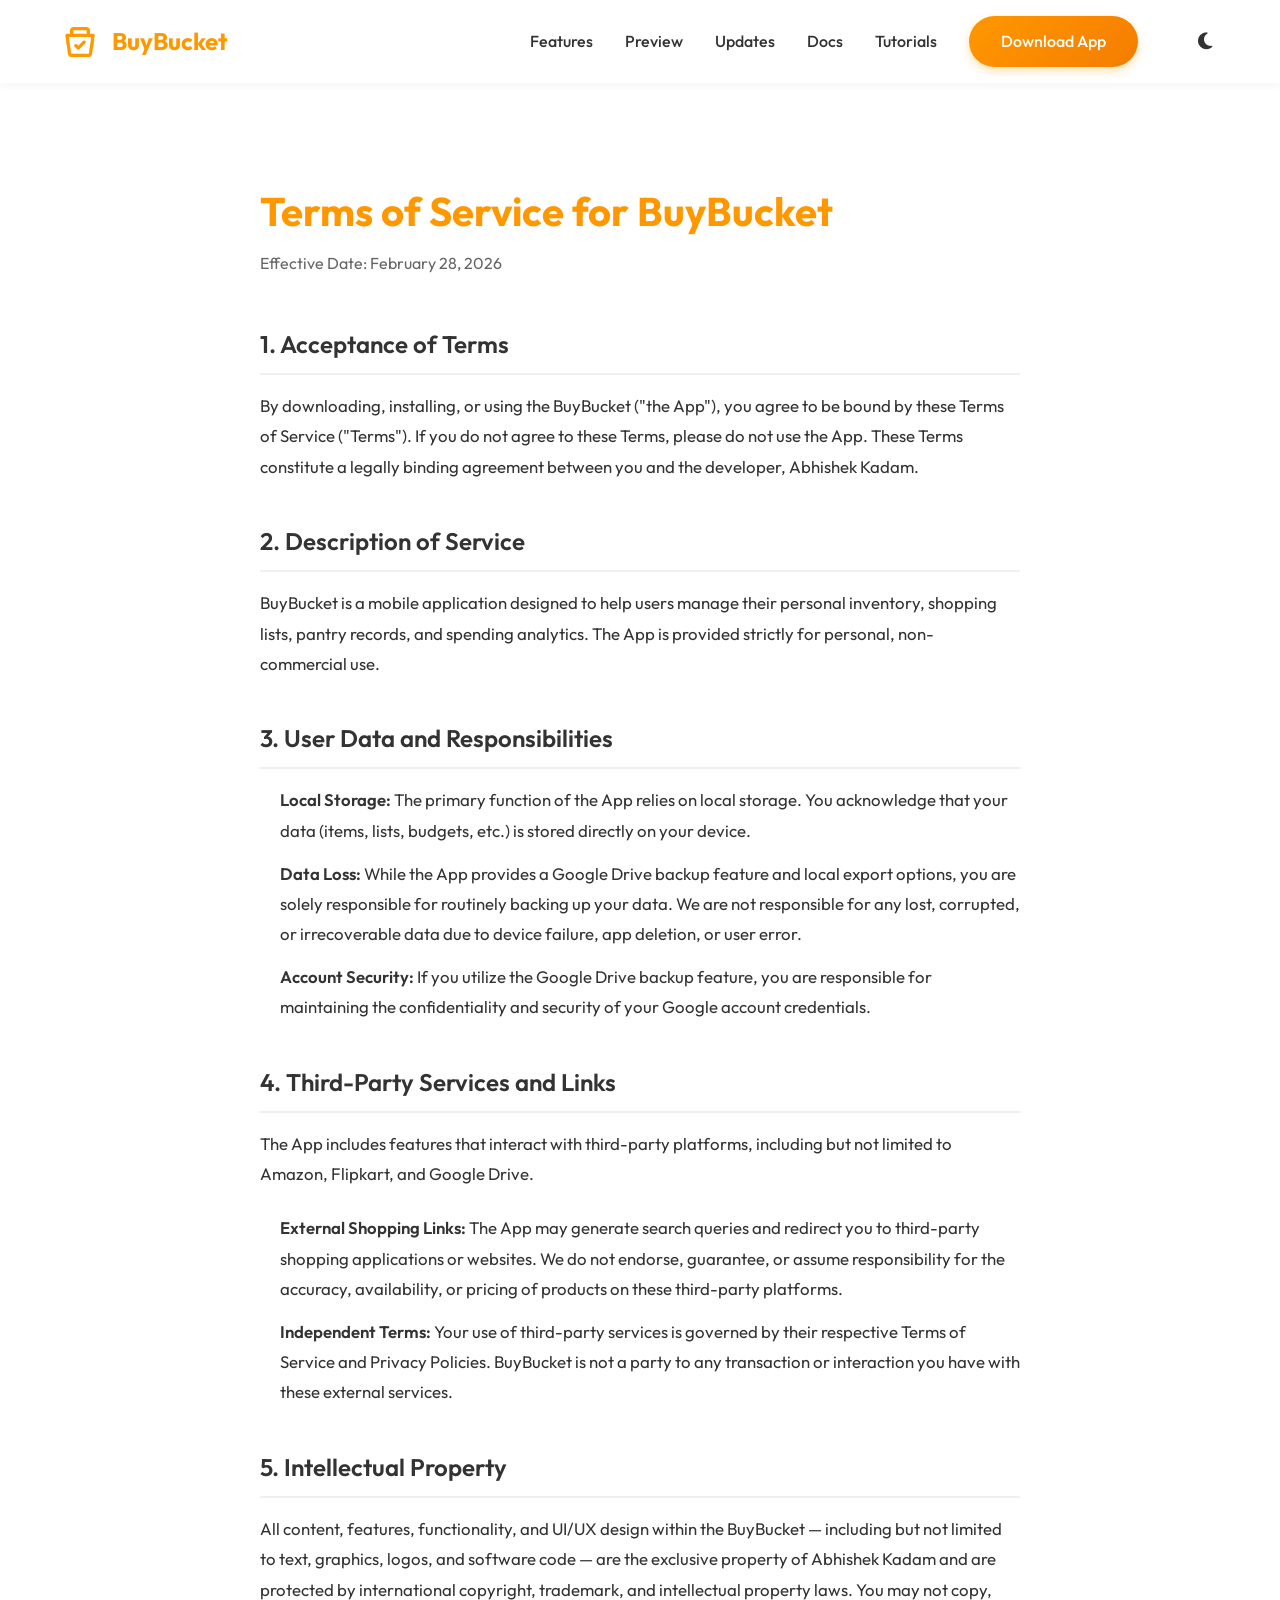
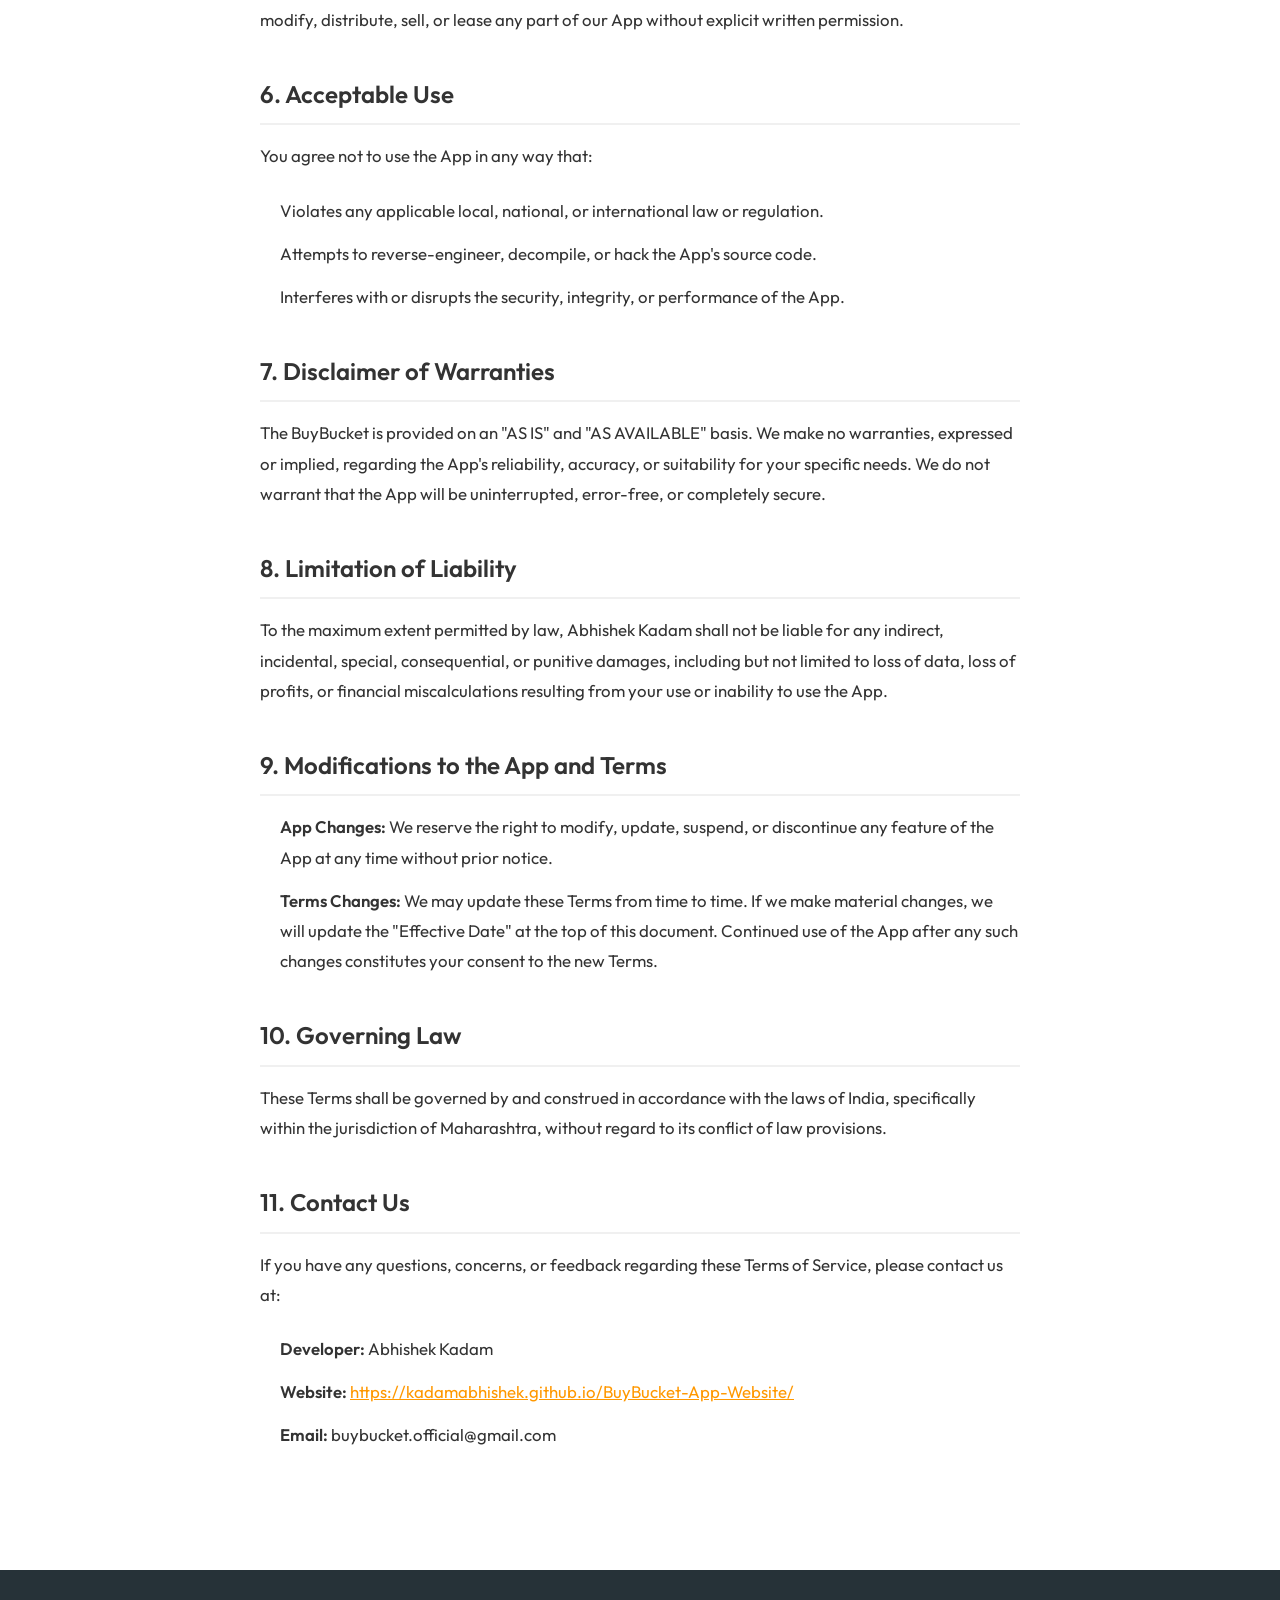
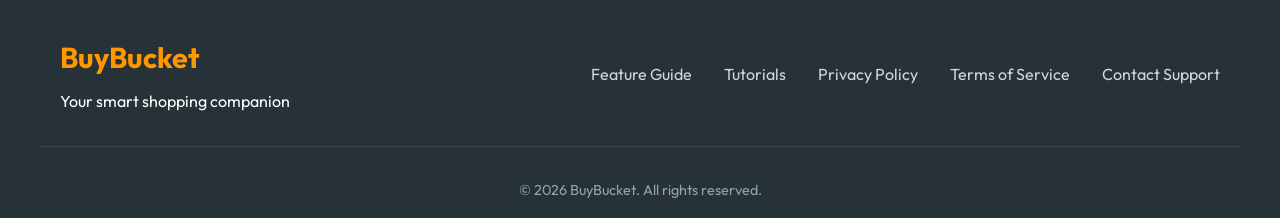
<file: terms-of-service.html>
<!DOCTYPE html>
<html lang="en" data-theme="light">

<head>
    <meta charset="UTF-8">
    <meta name="viewport" content="width=device-width, initial-scale=1.0">
    <title>Terms of Service - Buy Bucket App</title>
    <!-- Google Fonts -->
    <link href="https://fonts.googleapis.com/css2?family=Outfit:wght@300;400;500;600;700;800&display=swap"
        rel="stylesheet">
    <!-- FontAwesome for Icons -->
    <link rel="stylesheet" href="https://cdnjs.cloudflare.com/ajax/libs/font-awesome/6.4.0/css/all.min.css">
    <!-- Custom CSS -->
    <link rel="stylesheet" href="style.css">
    <link rel="icon" type="image/png" href="assets/logo.png">
    <style>
        .legal-page {
            padding: 6rem 0;
            background-color: var(--white);
            color: var(--text-color);
        }

        .legal-page .container {
            max-width: 800px;
            margin: 0 auto;
        }

        .legal-page h1 {
            font-size: 2.5rem;
            color: var(--primary-color);
            margin-bottom: 0.5rem;
            font-weight: 700;
        }

        .legal-page .effective-date {
            color: var(--text-light);
            font-size: 1rem;
            margin-bottom: 3rem;
            display: block;
        }

        .legal-page h2 {
            font-size: 1.5rem;
            color: var(--text-color);
            margin-top: 2.5rem;
            margin-bottom: 1rem;
            font-weight: 600;
            border-bottom: 2px solid #f0f0f0;
            padding-bottom: 10px;
        }

        [data-theme="dark"] .legal-page h2 {
            border-bottom-color: #333;
        }

        .legal-page p,
        .legal-page ul {
            margin-bottom: 1.5rem;
            line-height: 1.8;
            font-size: 1.05rem;
        }

        .legal-page ul {
            padding-left: 20px;
        }

        .legal-page li {
            margin-bottom: 0.8rem;
        }

        .legal-page strong {
            color: var(--text-color);
            font-weight: 600;
        }

        .legal-page a {
            color: var(--primary-color);
            text-decoration: underline;
        }
    </style>
</head>

<body>
    <!-- Navbar -->
    <nav class="navbar">
        <div class="container nav-container">
            <a href="index.html" class="logo">
                <img src="assets/logo.png" alt="Buy Bucket App Logo" class="logo-img">
                <span>BuyBucket</span>
            </a>
            <div class="nav-links">
                <a href="index.html#features">Features</a>
                <a href="index.html#preview">Preview</a>
                <a href="index.html#changelog">Updates</a>
                <a href="documentation.html">Docs</a>
                <a href="tutorials.html">Tutorials</a>
                <a href="index.html#download" class="btn btn-primary">Download App</a>
                <button id="theme-toggle" class="theme-toggle" aria-label="Toggle Dark Mode">
                    <i class="fa-solid fa-moon"></i>
                </button>
            </div>
            <div class="menu-toggle">
                <i class="fa-solid fa-bars"></i>
            </div>
        </div>
    </nav>

    <!-- Terms of Service Content -->
    <section class="legal-page">
        <div class="container">
            <h1>Terms of Service for BuyBucket</h1>
            <span class="effective-date">Effective Date: February 28, 2026</span>

            <h2>1. Acceptance of Terms</h2>
            <p>By downloading, installing, or using the BuyBucket ("the App"), you agree to be bound by these Terms
                of Service ("Terms"). If you do not agree to these Terms, please do not use the App. These Terms
                constitute a legally binding agreement between you and the developer, Abhishek Kadam.</p>

            <h2>2. Description of Service</h2>
            <p>BuyBucket is a mobile application designed to help users manage their personal inventory, shopping
                lists, pantry records, and spending analytics. The App is provided strictly for personal, non-commercial
                use.</p>

            <h2>3. User Data and Responsibilities</h2>
            <ul>
                <li><strong>Local Storage:</strong> The primary function of the App relies on local storage. You
                    acknowledge that your data (items, lists, budgets, etc.) is stored directly on your device.</li>
                <li><strong>Data Loss:</strong> While the App provides a Google Drive backup feature and local export
                    options, you are solely responsible for routinely backing up your data. We are not responsible for
                    any lost, corrupted, or irrecoverable data due to device failure, app deletion, or user error.</li>
                <li><strong>Account Security:</strong> If you utilize the Google Drive backup feature, you are
                    responsible for maintaining the confidentiality and security of your Google account credentials.
                </li>
            </ul>

            <h2>4. Third-Party Services and Links</h2>
            <p>The App includes features that interact with third-party platforms, including but not limited to Amazon,
                Flipkart, and Google Drive.</p>
            <ul>
                <li><strong>External Shopping Links:</strong> The App may generate search queries and redirect you to
                    third-party shopping applications or websites. We do not endorse, guarantee, or assume
                    responsibility for the accuracy, availability, or pricing of products on these third-party
                    platforms.</li>
                <li><strong>Independent Terms:</strong> Your use of third-party services is governed by their respective
                    Terms of Service and Privacy Policies. BuyBucket is not a party to any transaction or interaction
                    you have with these external services.</li>
            </ul>

            <h2>5. Intellectual Property</h2>
            <p>All content, features, functionality, and UI/UX design within the BuyBucket — including but not
                limited to text, graphics, logos, and software code — are the exclusive property of Abhishek Kadam and
                are
                protected by international copyright, trademark, and intellectual property laws. You may not copy,
                modify, distribute, sell, or lease any part of our App without explicit written permission.</p>

            <h2>6. Acceptable Use</h2>
            <p>You agree not to use the App in any way that:</p>
            <ul>
                <li>Violates any applicable local, national, or international law or regulation.</li>
                <li>Attempts to reverse-engineer, decompile, or hack the App's source code.</li>
                <li>Interferes with or disrupts the security, integrity, or performance of the App.</li>
            </ul>

            <h2>7. Disclaimer of Warranties</h2>
            <p>The BuyBucket is provided on an "AS IS" and "AS AVAILABLE" basis. We make no warranties, expressed
                or implied, regarding the App's reliability, accuracy, or suitability for your specific needs. We do not
                warrant that the App will be uninterrupted, error-free, or completely secure.</p>

            <h2>8. Limitation of Liability</h2>
            <p>To the maximum extent permitted by law, Abhishek Kadam shall not be liable for any indirect, incidental,
                special, consequential, or punitive damages, including but not limited to loss of data, loss of profits,
                or financial miscalculations resulting from your use or inability to use the App.</p>

            <h2>9. Modifications to the App and Terms</h2>
            <ul>
                <li><strong>App Changes:</strong> We reserve the right to modify, update, suspend, or discontinue any
                    feature of the App at any time without prior notice.</li>
                <li><strong>Terms Changes:</strong> We may update these Terms from time to time. If we make material
                    changes, we will update the "Effective Date" at the top of this document. Continued use of the App
                    after any such changes constitutes your consent to the new Terms.</li>
            </ul>

            <h2>10. Governing Law</h2>
            <p>These Terms shall be governed by and construed in accordance with the laws of India, specifically within
                the jurisdiction of Maharashtra, without regard to its conflict of law provisions.</p>

            <h2>11. Contact Us</h2>
            <p>If you have any questions, concerns, or feedback regarding these Terms of Service, please contact us at:
            </p>
            <ul>
                <li><strong>Developer:</strong> Abhishek Kadam</li>
                <li><strong>Website:</strong> <a href="https://kadamabhishek.github.io/BuyBucket-App-Website/"
                        target="_blank"
                        rel="noopener noreferrer">https://kadamabhishek.github.io/BuyBucket-App-Website/</a></li>
                <li><strong>Email:</strong> buybucket.official@gmail.com</li>
            </ul>
        </div>
    </section>

    <!-- Footer -->
    <footer>
        <div class="container footer-container">
            <div class="footer-brand">
                <h3>BuyBucket</h3>
                <p>Your smart shopping companion</p>
            </div>
            <div class="footer-links">
                <a href="documentation.html">Feature Guide</a>
                <a href="tutorials.html">Tutorials</a>
                <a href="privacy-policy.html">Privacy Policy</a>
                <a href="terms-of-service.html">Terms of Service</a>
                <a href="contact-support.html">Contact Support</a>
            </div>
            <div class="social-links">
                <a href="#"><i class="fa-brands fa-twitter"></i></a>
                <a href="#"><i class="fa-brands fa-instagram"></i></a>
                <a href="#"><i class="fa-brands fa-facebook"></i></a>
            </div>
        </div>
        <div class="copyright">
            <p>&copy; 2026 BuyBucket. All rights reserved.</p>
        </div>
    </footer>

    <script src="script.js"></script>
</body>

</html>
</file>
<file: style.css>
/* Google Fonts - Outfit */
@import url('https://fonts.googleapis.com/css2?family=Outfit:wght@300;400;500;600;700&display=swap');

:root {
    --primary-color: #FF9800;
    /* Brand Orange */
    --hover-color: #F57C00;
    /* Darker Orange */
    --accent-color: #FFE0B2;
    /* Very Light Orange */
    --text-color: #333333;
    --text-light: #666666;
    --bg-color: #FAFAFA;
    --card-bg: #FFFFFF;
    --white: #FFFFFF;
    --transition: all 0.3s ease;
    --shadow: 0 4px 6px rgba(0, 0, 0, 0.1);
    --shadow-hover: 0 10px 15px rgba(0, 0, 0, 0.15);
}

[data-theme="dark"] {
    --text-color: #E0E0E0;
    --text-light: #B0B0B0;
    --bg-color: #121212;
    --card-bg: #1E1E1E;
    --white: #1E1E1E;
    /* Re-using variable name for card backgrounds in dark mode context */
    --shadow: 0 4px 6px rgba(0, 0, 0, 0.3);
    --shadow-hover: 0 10px 15px rgba(0, 0, 0, 0.4);
    --hover-color: #FFB74D;
    /* Lighter orange for dark mode hover */
}

/* Specific dark mode overrides */
[data-theme="dark"] .navbar {
    background-color: #121212;
    box-shadow: 0 2px 10px rgba(0, 0, 0, 0.3);
    border-bottom: 1px solid #333;
}

[data-theme="dark"] .hero {
    background: linear-gradient(to right, #1a1a1a, #121212);
}

[data-theme="dark"] .hero::before {
    background-color: rgba(255, 152, 0, 0.05);
}

[data-theme="dark"] .hero-content h1 {
    color: #ffffff;
}

[data-theme="dark"] .badge {
    background-color: #2c2c2c;
    color: var(--primary-color);
}

[data-theme="dark"] .mockup-screen {
    background: #000000;
}

[data-theme="dark"] .placeholder-screen {
    background: #2c2c2c;
    border-color: #444;
    color: #888;
}

[data-theme="dark"] .features {
    background-color: var(--bg-color);
}

[data-theme="dark"] .feature-card {
    border: 1px solid #333;
}

[data-theme="dark"] .icon-box {
    background-color: #2c2c2c;
}

[data-theme="dark"] .preview {
    background-color: #1a1a1a;
}

[data-theme="dark"] .video-wrapper {
    border-color: #333;
}

[data-theme="dark"] .changelog {
    background-color: var(--bg-color);
}

[data-theme="dark"] .timeline-item::after {
    background-color: var(--bg-color);
}

[data-theme="dark"] .timeline-content {
    background-color: var(--card-bg);
    border-color: #333;
}

[data-theme="dark"] .timeline-content h3 {
    border-bottom-color: #333;
}

[data-theme="dark"] .version-details {
    border-top-color: #333;
}

[data-theme="dark"] .app-screenshot {
    border-color: #444;
}

* {
    margin: 0;
    padding: 0;
    box-sizing: border-box;
}

html {
    scroll-behavior: smooth;
    scroll-padding-top: 80px;
}

body {
    font-family: 'Outfit', sans-serif;
    line-height: 1.6;
    color: var(--text-color);
    background-color: var(--bg-color);
}

a {
    text-decoration: none;
    color: inherit;
    transition: var(--transition);
}

ul {
    list-style: none;
}

img {
    max-width: 100%;
    height: auto;
}

/* Container */
.container {
    max-width: 1200px;
    margin: 0 auto;
    padding: 0 20px;
}

/* Navigation */
.navbar {
    background-color: var(--white);
    padding: 1rem 0;
    position: sticky;
    top: 0;
    z-index: 1000;
    box-shadow: 0 2px 10px rgba(0, 0, 0, 0.05);
}

.nav-container {
    display: flex;
    justify-content: space-between;
    align-items: center;
}

.logo {
    display: flex;
    align-items: center;
    text-decoration: none;
    font-size: 1.5rem;
    font-weight: 700;
    color: var(--primary-color);
}

.logo-img {
    height: 40px;
    width: auto;
    margin-right: 12px;
}

.logo-icon {
    font-size: 1.8rem;
    margin-right: 0.5rem;
}

.nav-links {
    display: flex;
    gap: 2rem;
    align-items: center;
}

.nav-links a {
    font-weight: 500;
    font-size: 1rem;
    color: var(--text-color);
    position: relative;
}

.nav-links a:not(.btn)::after {
    content: '';
    position: absolute;
    width: 0;
    height: 2px;
    bottom: -5px;
    left: 0;
    background-color: var(--primary-color);
    transition: width 0.3s;
}

.nav-links a:not(.btn):hover::after {
    width: 100%;
}

.nav-links a:hover {
    color: var(--primary-color);
}

/* Theme Toggle */
.theme-toggle {
    background: none;
    border: none;
    cursor: pointer;
    font-size: 1.2rem;
    color: var(--text-color);
    margin-left: 20px;
    padding: 8px;
    border-radius: 50%;
    display: flex;
    align-items: center;
    justify-content: center;
    transition: var(--transition);
}

.theme-toggle:hover {
    background-color: rgba(255, 152, 0, 0.1);
    color: var(--primary-color);
}

.menu-toggle {
    display: none;
    font-size: 1.5rem;
    cursor: pointer;
    color: var(--text-color);
}

/* Buttons */
.btn {
    display: inline-block;
    padding: 0.8rem 2rem;
    border-radius: 5px;
    font-weight: 600;
    text-align: center;
    cursor: pointer;
    transition: var(--transition);
    border: none;
}

.btn-primary {
    background: linear-gradient(135deg, var(--primary-color), var(--hover-color));
    color: var(--white) !important;
    box-shadow: 0 4px 10px rgba(255, 152, 0, 0.3);
    border-radius: 50px;
}

.btn-primary:hover {
    transform: translateY(-2px);
    box-shadow: 0 6px 15px rgba(255, 152, 0, 0.4);
}

.btn-secondary {
    background-color: transparent;
    color: var(--primary-color);
    border: 2px solid var(--primary-color);
    border-radius: 50px;
}

.btn-secondary:hover {
    background-color: var(--primary-color);
    color: var(--white);
}

/* Hero Section */
.hero {
    padding: 4rem 0;
    background: linear-gradient(to right, #fff3e0, #ffffff);
    display: flex;
    align-items: center;
    min-height: 85vh;
    position: relative;
    overflow: hidden;
}

.hero::before {
    content: '';
    position: absolute;
    top: -50px;
    right: -50px;
    width: 300px;
    height: 300px;
    background-color: rgba(255, 152, 0, 0.1);
    border-radius: 50%;
    z-index: 0;
}

.hero-container {
    display: grid;
    grid-template-columns: 1fr 1fr;
    gap: 3rem;
    align-items: center;
    position: relative;
    z-index: 1;
}

.hero-content h1 {
    font-size: 3.5rem;
    line-height: 1.2;
    margin-bottom: 1.5rem;
    color: #2c3e50;
    font-weight: 800;
}

.hero-content .highlight {
    color: var(--primary-color);
    position: relative;
    display: inline-block;
}

.hero-content p {
    font-size: 1.2rem;
    color: var(--text-light);
    margin-bottom: 2.5rem;
    max-width: 90%;
}

.hero-btns {
    display: flex;
    gap: 1rem;
    margin-bottom: 3rem;
    flex-wrap: wrap;
}

.hero-badges {
    display: flex;
    gap: 1rem;
    flex-wrap: wrap;
}

.badge {
    background-color: var(--white);
    color: var(--hover-color);
    padding: 0.5rem 1rem;
    border-radius: 20px;
    font-size: 0.9rem;
    font-weight: 600;
    display: flex;
    align-items: center;
    gap: 0.5rem;
    box-shadow: 0 2px 5px rgba(0, 0, 0, 0.05);
}

.hero-image {
    display: flex;
    justify-content: center;
    align-items: center;
}

.app-mockup {
    width: 300px;
    height: 600px;
    background-color: #222;
    border-radius: 40px;
    border: 10px solid #222;
    box-shadow: 0 25px 50px -12px rgba(0, 0, 0, 0.25);
    overflow: hidden;
    position: relative;
    animation: float 6s ease-in-out infinite;
    transform-style: preserve-3d;
}

.mockup-screen {
    background: linear-gradient(135deg, #fff3e0 0%, #ffffff 100%);
    width: 100%;
    height: 100%;
    display: flex;
    flex-direction: column;
    justify-content: center;
    align-items: center;
    text-align: center;
    padding: 20px;
}

.mockup-content h3 {
    margin-top: 0;
    color: var(--primary-color);
    font-size: 1.5rem;
}

@keyframes float {
    0% {
        transform: translateY(0px);
    }

    50% {
        transform: translateY(-20px);
    }

    100% {
        transform: translateY(0px);
    }
}

/* Features Section */
.features {
    padding: 6rem 0;
    background-color: var(--white);
}

.section-header {
    text-align: center;
    margin-bottom: 4rem;
}

.section-header h2 {
    font-size: 2.5rem;
    color: var(--text-color);
    margin-bottom: 1rem;
    font-weight: 700;
}

.divider {
    width: 80px;
    height: 5px;
    background: linear-gradient(to right, var(--primary-color), var(--accent-color));
    margin: 0 auto;
    border-radius: 10px;
}

.highlight-text {
    color: var(--primary-color);
}

.features-grid {
    display: grid;
    grid-template-columns: repeat(auto-fit, minmax(320px, 1fr));
    gap: 2.5rem;
}

.feature-card {
    background: var(--card-bg);
    padding: 2.5rem;
    border-radius: 20px;
    box-shadow: var(--shadow);
    transition: var(--transition);
    text-align: left;
    border: 1px solid #f0f0f0;
    position: relative;
    overflow: hidden;
}

.feature-card::before {
    content: '';
    position: absolute;
    top: 0;
    left: 0;
    width: 5px;
    height: 0;
    background-color: var(--primary-color);
    transition: height 0.3s ease;
}

.feature-card:hover::before {
    height: 100%;
}

.feature-card:hover {
    transform: translateY(-10px);
    box-shadow: var(--shadow-hover);
}

.icon-box {
    width: 70px;
    height: 70px;
    background-color: #FFF3E0;
    color: var(--primary-color);
    border-radius: 15px;
    display: flex;
    justify-content: center;
    align-items: center;
    font-size: 1.8rem;
    margin-bottom: 1.5rem;
    transition: var(--transition);
}

.feature-card:hover .icon-box {
    background-color: var(--primary-color);
    color: var(--white);
}

.feature-card h3 {
    font-size: 1.4rem;
    margin-bottom: 1rem;
    color: var(--text-color);
}

.feature-card p {
    color: var(--text-light);
    font-size: 1rem;
    line-height: 1.7;
}

/* App Preview Section */
.badge-mini {
    background-color: var(--primary-color);
    color: var(--white);
    font-size: 0.7rem;
    padding: 2px 8px;
    border-radius: 12px;
    vertical-align: middle;
    margin-left: 8px;
    text-transform: uppercase;
    font-weight: 700;
    letter-spacing: 0.5px;
}

.preview {
    padding: 6rem 0;
    background-color: #FAFAFA;
}

/* Interactive Tutorials Section */
.demo-section-container {
    padding: 0 20px;
    max-width: 1200px;
    margin: 0 auto;
}

.demo-grid {
    display: flex;
    gap: 2rem;
    align-items: stretch;
}

.demo-videos-container {
    flex: 1.2;
    display: flex;
    gap: 1.5rem;
    justify-content: center;
}

.vertical-video-wrapper {
    position: relative;
    width: 100%;
    max-width: 320px;
    aspect-ratio: 9 / 16;
    border-radius: 20px;
    overflow: hidden;
    box-shadow: 0 10px 30px rgba(0, 0, 0, 0.1);
    background: #000;
    border: 4px solid var(--white);
}

[data-theme="dark"] .vertical-video-wrapper {
    border-color: #333;
}

.vertical-video-wrapper iframe,
.vertical-video-wrapper video {
    position: absolute;
    top: 0;
    left: 0;
    width: 100%;
    height: 100%;
    object-fit: cover;
}

.video-error-overlay {
    position: absolute;
    top: 0;
    left: 0;
    width: 100%;
    height: 100%;
    flex-direction: column;
    align-items: center;
    justify-content: center;
    text-align: center;
    padding: 20px;
    background-color: #1a1a1a;
    color: #ffffff;
    z-index: 10;
}

.demo-playlist {
    flex: 1;
    background-color: var(--white);
    padding: 2rem;
    border-radius: 20px;
    box-shadow: 0 10px 30px rgba(0, 0, 0, 0.05);
    border: 1px solid #eee;
    display: flex;
    flex-direction: column;
    max-height: 570px;
    /* matches approx video height */
}

.playlist-items-wrapper {
    flex: 1;
    overflow-y: auto;
    overflow-x: hidden;
    padding-right: 10px;
    scrollbar-width: thin;
    scrollbar-color: var(--primary-color) transparent;
}

.playlist-items-wrapper::-webkit-scrollbar {
    width: 6px;
}

.playlist-items-wrapper::-webkit-scrollbar-thumb {
    background-color: var(--primary-color);
    border-radius: 6px;
}

[data-theme="dark"] .demo-playlist {
    background-color: var(--card-bg);
    border-color: #333;
}

.playlist-title {
    font-size: 1.5rem;
    margin-bottom: 1.5rem;
    color: var(--primary-color);
    border-bottom: 2px solid #f0f0f0;
    padding-bottom: 10px;
}

[data-theme="dark"] .playlist-title {
    border-color: #333;
}

.playlist-item {
    display: flex;
    align-items: flex-start;
    gap: 1rem;
    padding: 1rem;
    border-radius: 12px;
    cursor: pointer;
    transition: var(--transition);
    margin-bottom: 0.5rem;
    border: 1px solid transparent;
}

.playlist-item:hover {
    background-color: rgba(255, 152, 0, 0.05);
}

.playlist-item.active {
    background-color: rgba(255, 152, 0, 0.1);
    border-color: rgba(255, 152, 0, 0.2);
}

.play-icon {
    background-color: var(--primary-color);
    color: var(--white);
    width: 40px;
    height: 40px;
    border-radius: 50%;
    display: flex;
    align-items: center;
    justify-content: center;
    flex-shrink: 0;
    font-size: 1.1rem;
    transition: var(--transition);
}

.playlist-item:hover .play-icon {
    transform: scale(1.1);
}

.playlist-info h4 {
    margin: 0 0 0.5rem 0;
    font-size: 1.1rem;
    color: var(--text-color);
}

.playlist-info p {
    margin: 0;
    font-size: 0.9rem;
    color: var(--text-light);
    line-height: 1.4;
}

@media (max-width: 900px) {
    .demo-grid {
        flex-direction: column;
    }

    .demo-videos-container {
        flex-wrap: wrap;
        /* allow wrapping on small screens */
    }
}

/* Carousel Styles */
/* Carousel Styles */
.carousel-container-outer {
    max-width: 1200px;
    /* Constrain width to ensure 4 items fit nicely */
    margin: 4rem auto;
    position: relative;
}

.carousel-track-wrapper {
    position: relative;
    padding: 20px 60px;
    /* More vertical padding for hover growth */
    display: flex;
    align-items: center;
    justify-content: center;
    overflow: hidden;
    /* Hide horizontal overflow */
    box-sizing: border-box;
    /* IMPORTANT: Ensure padding is included */
}

/* Allow gallery to show full content height including hover scale */
.carousel-gallery {
    width: 100%;
    /* overflow: hidden;  <-- REMOVE THIS to allow scale */
    overflow: visible;
    position: relative;
}

/* We need to mask the row horizontally but allow vertical overflow. 
   Usually done by a parent container. The wrapper has overflow hidden.
   If wrapper has overflow hidden, hover scale will be cut off if padding isn't enough.
   I added 20px vertical padding above, which should be enough for scale(1.05).
*/

.carousel-row {
    display: flex;
    gap: 20px;
    /* Reduced gap */
    margin-bottom: 0px;
    /* transition: transform 0.5s cubic-bezier(0.25, 1, 0.5, 1); <-- Removed for JS loop */
    width: max-content;
    will-change: transform;
    padding: 10px;
    /* Internal padding */
}

/* Hide scrollbar but allow swipe if touch */
.carousel-gallery {
    -ms-overflow-style: none;
    scrollbar-width: none;
}

.carousel-gallery::-webkit-scrollbar {
    display: none;
}

.carousel-item {
    flex: 0 0 auto;
    /* Responsive sizing calculation handled via Media Queries or Flex basis */
    width: 250px;
    /* Base width */
    position: relative;
    transition: transform 0.3s cubic-bezier(0.2, 0.8, 0.2, 1);
    transform-origin: center center;
}

.carousel-item:hover {
    transform: scale(1.05);
    /* Zoom in */
    z-index: 20;
}

.carousel-screenshot {
    width: 100%;
    height: auto;
    display: block;
    border: 3px solid #333;
    /* Phone border */
    border-radius: 16px;
    box-shadow: 0 8px 20px rgba(0, 0, 0, 0.1);
    transition: box-shadow 0.3s ease;
}

.carousel-item:hover .carousel-screenshot {
    box-shadow: 0 15px 35px rgba(0, 0, 0, 0.25);
}

.screenshot-wrapper {
    display: flex;
    flex-direction: column;
    align-items: center;
    gap: 15px;
}

.screenshot-title {
    font-size: 1.1rem;
    color: var(--text-color);
    font-weight: 600;
    text-align: center;
    margin: 0;
}

[data-theme="dark"] .screenshot-title {
    color: #e0e0e0;
}

/* Responsive Sizing Calculation */
@media (min-width: 1200px) {
    .carousel-item {
        /* (1200 - 120 (padding) - 60 (gap x 3)) / 4 = ~255px */
        width: 240px;
    }
}

@media (max-width: 1200px) {
    .carousel-item {
        width: 220px;
    }
}

@media (max-width: 900px) {

    /* Show 3 items approx */
    .carousel-item {
        width: 30vw;
    }
}

@media (max-width: 600px) {

    /* Show 1.5 item */
    .carousel-item {
        width: 60vw;
    }
}

[data-theme="dark"] .carousel-screenshot {
    border-color: #444;
}

/* Navigation Buttons */
.carousel-nav {
    background: var(--white);
    border: none;
    width: 40px;
    height: 40px;
    border-radius: 50%;
    box-shadow: 0 4px 10px rgba(0, 0, 0, 0.15);
    cursor: pointer;
    font-size: 1rem;
    color: var(--primary-color);
    transition: all 0.3s ease;
    display: flex;
    align-items: center;
    justify-content: center;
    position: absolute;
    z-index: 10;
    top: 50%;
    transform: translateY(-50%);
}

.carousel-nav:hover {
    background: var(--primary-color);
    color: var(--white);
    transform: translateY(-50%) scale(1.1);
}

.carousel-nav.prev-btn {
    left: 0;
}

.carousel-nav.next-btn {
    right: 0;
}

/* Indicators */
.carousel-indicators {
    display: flex;
    justify-content: center;
    gap: 10px;
    margin-top: 20px;
}

/* Responsive adjustments */
@media (max-width: 768px) {
    .carousel-item {
        width: 180px;
    }

    .carousel-container-outer {
        padding: 0 10px;
    }

    .carousel-nav {
        width: 35px;
        height: 35px;
        font-size: 1rem;
    }

    .carousel-nav.prev-btn {
        left: -10px;
    }

    .carousel-nav.next-btn {
        right: -10px;
    }
}



/* Changelog Section */
.changelog {
    padding: 6rem 0;
    background-color: var(--white);
}

.timeline {
    position: relative;
    max-width: 1200px;
    margin: 3rem auto;
}

.timeline::after {
    content: '';
    position: absolute;
    width: 4px;
    background-color: #f0f0f0;
    top: 0;
    bottom: 0;
    left: 50%;
    margin-left: -2px;
}

.timeline-item {
    padding: 10px 30px;
    position: relative;
    background-color: inherit;
    width: 50%;
    box-sizing: border-box;
}

.timeline-item::after {
    content: '';
    position: absolute;
    width: 24px;
    height: 24px;
    right: -12px;
    background-color: var(--white);
    border: 4px solid var(--primary-color);
    top: 20px;
    border-radius: 50%;
    z-index: 10;
    box-shadow: 0 0 0 4px rgba(255, 152, 0, 0.2);
}

.timeline-item:nth-child(odd) {
    left: 0;
}

.timeline-item:nth-child(even) {
    left: 50%;
}

.timeline-item:nth-child(even)::after {
    left: -12px;
}

/* Collapsible Details Styles */
details summary {
    cursor: pointer;
    list-style: none;
    position: relative;
    padding-right: 30px;
}

details summary::-webkit-details-marker {
    display: none;
}

details summary h3 {
    margin-bottom: 5px;
    color: var(--primary-color);
    font-size: 1.3rem;
    display: inline-block;
    border-bottom: none;
    /* Override default */
    padding-bottom: 0;
}

details summary .version-date {
    display: block;
    font-size: 0.85rem;
    color: #888;
    margin-bottom: 15px;
}

details summary::after {
    content: '+';
    position: absolute;
    right: 0;
    top: 5px;
    font-size: 1.5rem;
    color: var(--primary-color);
    font-weight: bold;
    transition: transform 0.3s ease;
}

details[open] summary::after {
    transform: rotate(45deg);
}

/* Base content inside details (always visible - effectively summary description) */
.version-summary {
    font-weight: 600;
    margin-bottom: 15px;
    color: var(--text-color);
    font-size: 1.05rem;
}

/* Expanded content */
.version-details {
    margin-top: 15px;
    padding-top: 15px;
    border-top: 1px solid #f0f0f0;
    animation: slideDown 0.3s ease-out;
}

@keyframes slideDown {
    from {
        opacity: 0;
        transform: translateY(-10px);
    }

    to {
        opacity: 1;
        transform: translateY(0);
    }
}

.version-details h4 {
    color: var(--text-color);
    margin: 15px 0 8px;
    font-size: 1rem;
    font-weight: 600;
}

.timeline-content {
    background-color: var(--white);
    position: relative;
    border-radius: 12px;
    box-shadow: 0 5px 20px rgba(0, 0, 0, 0.05);
    border: 1px solid #eee;
    transition: var(--transition);
    padding: 30px;
}

.timeline-content:hover {
    box-shadow: 0 10px 30px rgba(0, 0, 0, 0.1);
    transform: translateY(-2px);
}

.timeline-content ul li {
    margin-bottom: 12px;
    font-size: 1rem;
    color: var(--text-light);
    position: relative;
    padding-left: 20px;
}

.timeline-content ul li::before {
    content: '•';
    color: var(--primary-color);
    font-weight: bold;
    font-size: 1.2rem;
    position: absolute;
    left: 0;
    top: -2px;
}

/* Timeline Dates Styles */
.timeline-item:nth-child(odd) .timeline-date {
    position: absolute;
    top: 24px;
    right: -140px;
    text-align: left;
    width: 100px;
    font-weight: 700;
    color: var(--text-color);
}

.timeline-item:nth-child(even) .timeline-date {
    position: absolute;
    top: 24px;
    left: -140px;
    text-align: right;
    width: 100px;
    font-weight: 700;
    color: var(--text-color);
}

/* Download CTA */
.download-cta {
    padding: 6rem 0;
    background: linear-gradient(135deg, var(--primary-color), #ef6c00);
    color: var(--white);
    text-align: center;
    position: relative;
    overflow: hidden;
}

.download-cta::before {
    content: '';
    position: absolute;
    top: -100px;
    left: -100px;
    width: 400px;
    height: 400px;
    background-color: rgba(255, 255, 255, 0.1);
    border-radius: 50%;
}

.cta-box {
    position: relative;
    z-index: 10;
}

.cta-box h2 {
    font-size: 3rem;
    margin-bottom: 1rem;
    font-weight: 800;
}

.cta-box p {
    font-size: 1.3rem;
    margin-bottom: 3rem;
    opacity: 0.95;
    max-width: 600px;
    margin-left: auto;
    margin-right: auto;
}

.download-buttons {
    display: flex;
    justify-content: center;
    gap: 2rem;
    flex-wrap: wrap;
    margin-bottom: 2rem;
}

.store-btn {
    display: flex;
    align-items: center;
    background-color: var(--white);
    color: var(--text-color);
    padding: 0.8rem 2rem;
    border-radius: 12px;
    text-decoration: none;
    transition: all 0.3s ease;
    border: 2px solid transparent;
    min-width: 200px;
}

.store-btn:hover {
    transform: translateY(-5px);
    box-shadow: 0 10px 25px rgba(0, 0, 0, 0.2);
}

.store-btn i {
    font-size: 2.2rem;
    margin-right: 15px;
}

.btn-text {
    text-align: left;
    display: flex;
    flex-direction: column;
}

.btn-text small {
    font-size: 0.75rem;
    text-transform: uppercase;
    font-weight: 600;
    color: #888;
}

.btn-text span {
    font-size: 1.2rem;
    font-weight: 800;
    color: #333;
}

/* Google Play Custom Badge */
.store-btn.google-badge {
    background-color: #ffffff !important;
    border: 1px solid #dadce0;
    box-shadow: 0 1px 2px 0 rgba(60,64,67,0.3), 0 1px 3px 1px rgba(60,64,67,0.15);
    padding: 0.6rem 2rem;
    border-radius: 8px;
    min-width: unset;
}

.store-btn.google-badge:hover {
    background-color: #f8f9fa !important;
    box-shadow: 0 1px 3px 0 rgba(60,64,67,0.3), 0 4px 8px 3px rgba(60,64,67,0.15);
    transform: translateY(-2px);
}

.store-btn.google-badge .google-logo {
    width: 32px;
    height: 35px;
    margin-right: 14px;
}

.store-btn.google-badge .btn-text small {
    color: #5f6368;
    font-size: 0.70rem;
    letter-spacing: 0.5px;
}

.store-btn.google-badge .btn-text span {
    color: #3c4043;
    font-size: 1.5rem;
    font-weight: 600;
    font-family: 'Product Sans', 'Inter', sans-serif;
    letter-spacing: -0.5px;
}

.store-btn.secondary {
    background-color: rgba(0, 0, 0, 0.2);
    border: 2px solid rgba(255, 255, 255, 0.5);
    color: var(--white);
}

.store-btn.secondary .btn-text small {
    color: rgba(255, 255, 255, 0.8);
}

.store-btn.secondary .btn-text span {
    color: var(--white);
}

.store-btn.secondary:hover {
    background-color: var(--white);
    border-color: var(--white);
}

.store-btn.secondary:hover .btn-text span,
.store-btn.secondary:hover .btn-text small,
.store-btn.secondary:hover i {
    color: var(--primary-color);
}

.store-btn.primary {
    background: linear-gradient(135deg, var(--primary-color), var(--hover-color));
    color: var(--white);
    border: 2px solid transparent;
}

.store-btn.primary .btn-text small {
    color: rgba(255, 255, 255, 0.9);
}

.store-btn.primary .btn-text span,
.store-btn.primary i {
    color: var(--white);
}

.store-btn.primary:hover {
    transform: translateY(-5px);
    box-shadow: 0 10px 25px rgba(255, 152, 0, 0.4);
}


.store-btn.disabled {
    opacity: 0.9;
    cursor: default;
    background-color: #f5f5f5;
    position: relative;
    overflow: hidden;
}

.store-btn.disabled .btn-text span,
.store-btn.disabled i {
    color: #999;
}

.store-btn.disabled:hover {
    transform: none;
    box-shadow: none;
}

[data-theme="dark"] .store-btn.disabled {
    background-color: #2c2c2c;
}

[data-theme="dark"] .store-btn.disabled .btn-text span,
[data-theme="dark"] .store-btn.disabled i,
[data-theme="dark"] .store-btn.disabled .btn-text small {
    color: #666;
}

/* Footer */
footer {
    background-color: #263238;
    color: #FFFFFF;
    padding: 4rem 0 1rem;
}

.footer-container {
    display: flex;
    justify-content: space-between;
    align-items: center;
    flex-wrap: wrap;
    margin-bottom: 2rem;
    padding-bottom: 2rem;
    border-bottom: 1px solid rgba(255, 255, 255, 0.1);
}

.footer-brand h3 {
    font-size: 1.8rem;
    color: var(--primary-color);
    margin-bottom: 0.5rem;
    font-weight: 700;
}

.footer-links {
    display: flex;
    gap: 2rem;
}

.footer-links a {
    color: #cfd8dc;
    font-size: 1rem;
    transition: var(--transition);
}

.footer-links a:hover {
    color: var(--primary-color);
}

.social-links {
    display: none;
    /* Hidden for now */
    gap: 1rem;
}

.social-links a {
    color: #FFFFFF;
    background-color: rgba(255, 255, 255, 0.1);
    width: 45px;
    height: 45px;
    display: flex;
    align-items: center;
    justify-content: center;
    border-radius: 50%;
    transition: var(--transition);
}

.social-links a:hover {
    background-color: var(--primary-color);
    transform: translateY(-5px);
}

.copyright {
    text-align: center;
    color: #90a4ae;
    font-size: 0.9rem;
    margin-top: 1rem;
}

/* Responsive Styles */
@media (max-width: 900px) {
    .hero-content h1 {
        font-size: 2.8rem;
    }

    .timeline::after {
        left: 31px;
    }

    .timeline-item {
        width: 100%;
        padding-left: 70px;
        padding-right: 25px;
        margin-bottom: 20px;
    }

    .timeline-item:nth-child(odd),
    .timeline-item:nth-child(even) {
        left: 0;
    }

    .timeline-item::after {
        left: 17px;
        /* Adjusted for better alignment */
    }

    /* Make date visible inside content for mobile */
    .timeline-date {
        position: static !important;
        text-align: left !important;
        margin-bottom: 10px;
        display: block;
        color: var(--primary-color) !important;
    }
}

@media (max-width: 768px) {
    .nav-links {
        display: none;
        flex-direction: column;
        position: absolute;
        top: 100%;
        left: 0;
        width: 100%;
        background-color: var(--white);
        padding: 2rem;
        box-shadow: 0 10px 20px rgba(0, 0, 0, 0.1);
        text-align: center;
    }

    .nav-links.active {
        display: flex;
    }

    .nav-links a {
        font-size: 1.2rem;
        padding: 10px;
    }

    .menu-toggle {
        display: block;
    }

    .hero-container {
        grid-template-columns: 1fr;
        text-align: center;
        gap: 3rem;
    }

    .hero-content p {
        margin: 0 auto 2rem;
    }

    .hero-btns,
    .hero-badges {
        justify-content: center;
    }

    .hero-image {
        margin-top: 1rem;
    }

    .footer-container {
        flex-direction: column;
        text-align: center;
        gap: 2rem;
    }

    .footer-links {
        flex-direction: column;
        gap: 1rem;
    }
}
</file>
